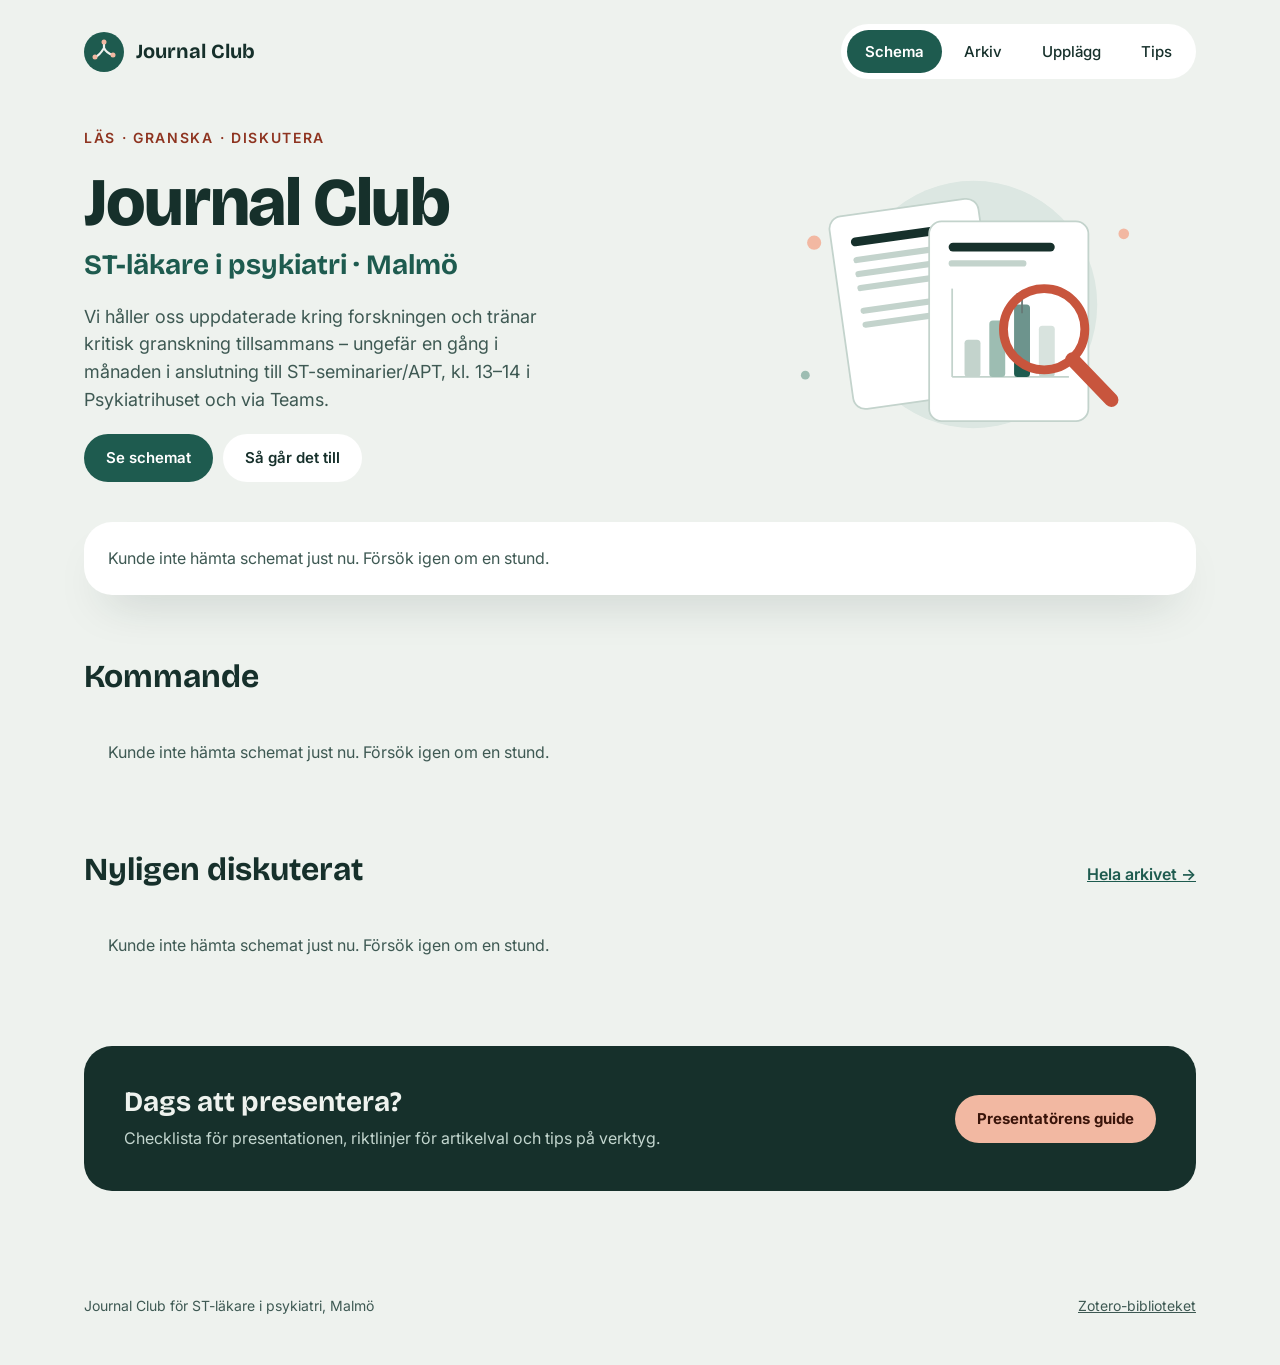
<file: index.html>
<!DOCTYPE html>
<html lang="sv">
<head>
  <meta charset="UTF-8">
  <meta name="viewport" content="width=device-width, initial-scale=1.0">
  <title>Journal Club – Psykiatri Malmö</title>
  <meta name="description" content="Journal Club för ST-läkare i psykiatri i Malmö: schema, artiklar och presentationer.">
  <meta name="theme-color" content="#1E5B4F">
  <link rel="icon" href="favicon.svg" type="image/svg+xml">
  <link rel="manifest" href="manifest.webmanifest">
  <link rel="apple-touch-icon" href="icons/apple-touch-icon.png">
  <meta name="apple-mobile-web-app-title" content="Journal Club">
  <meta name="mobile-web-app-capable" content="yes">
  <meta name="apple-mobile-web-app-capable" content="yes">
  <link rel="preconnect" href="https://fonts.googleapis.com">
  <link rel="preconnect" href="https://fonts.gstatic.com" crossorigin>
  <link href="https://fonts.googleapis.com/css2?family=Bricolage+Grotesque:opsz,wght@12..96,500;12..96,700;12..96,800&family=Inter:wght@400;500;600;700&display=swap" rel="stylesheet">
  <link rel="stylesheet" href="styles.css?v=14">
</head>
<body data-page="home">
  <header class="wrap site-header">
    <a class="brand" href="index.html">
      <img src="favicon.svg" width="40" height="40" alt="">
      <span class="brand-name">Journal Club</span>
    </a>
    <nav class="nav" aria-label="Huvudmeny">
      <a href="index.html" aria-current="page">Schema</a>
      <a href="arkiv.html">Arkiv</a>
      <a href="upplagg.html">Upplägg</a>
      <a href="tips.html">Tips</a>
    </nav>
  </header>

  <main class="wrap">
    <section class="hero">
      <div class="hero-text">
        <span class="kicker">Läs · Granska · Diskutera</span>
        <h1>Journal Club</h1>
        <p class="hero-sub">ST-läkare i psykiatri · Malmö</p>
        <p class="lede">Vi håller oss uppdaterade kring forskningen och tränar kritisk granskning tillsammans – ungefär en gång i månaden i anslutning till ST-seminarier/APT, kl. 13–14 i Psykiatrihuset och via Teams.</p>
        <div class="btn-row">
          <a class="btn btn-primary" href="#kommande">Se schemat</a>
          <a class="btn btn-light" href="upplagg.html">Så går det till</a>
          <button type="button" class="btn btn-light" id="install-btn" hidden>
            <svg aria-hidden="true" width="18" height="18" viewBox="0 0 24 24" fill="none" stroke="currentColor" stroke-width="2" stroke-linecap="round" stroke-linejoin="round"><rect x="6" y="2" width="12" height="20" rx="3"/><path d="M12 8v6m-3-3l3 3 3-3"/></svg>
            Spara som app
          </button>
        </div>
      </div>

      <div class="hero-side">
        <img class="hero-illustration" src="illustration.svg" width="520" height="300" alt="">
      </div>
    </section>

    <article class="next-card" id="next-card" aria-label="Nästa Journal Club" aria-live="polite">
      <div class="next-top"><span class="eyebrow">Nästa tillfälle</span></div>
      <div class="next-body">
        <div class="next-main">
          <div class="date-tile skeleton"></div>
          <div style="flex:1"><div class="skeleton" style="height:56px"></div></div>
        </div>
        <div class="skeleton" style="height:44px;width:60%"></div>
      </div>
    </article>

    <section class="stack" id="kommande" aria-labelledby="h-kommande">
      <div class="section-head">
        <h2 id="h-kommande">Kommande</h2>
      </div>
      <div class="grid-cards" id="upcoming">
        <div class="card skeleton" style="height:150px"></div>
        <div class="card skeleton" style="height:150px"></div>
        <div class="card skeleton" style="height:150px"></div>
      </div>
    </section>

    <section class="stack" aria-labelledby="h-nyligen">
      <div class="section-head">
        <h2 id="h-nyligen">Nyligen diskuterat</h2>
        <a href="arkiv.html">Hela arkivet →</a>
      </div>
      <div class="grid-cards wide" id="recent">
        <div class="card skeleton" style="height:200px"></div>
        <div class="card skeleton" style="height:200px"></div>
        <div class="card skeleton" style="height:200px"></div>
      </div>
    </section>

    <section class="banner">
      <div>
        <h2>Dags att presentera?</h2>
        <p>Checklista för presentationen, riktlinjer för artikelval och tips på verktyg.</p>
      </div>
      <a class="btn btn-peach" href="upplagg.html">Presentatörens guide</a>
    </section>
  </main>

  <footer class="wrap site-footer">
    <span>Journal Club för ST-läkare i psykiatri, Malmö</span>
    <a href="https://www.zotero.org/groups/6009767/psykiatrijournalclub/library" target="_blank" rel="noopener">Zotero-biblioteket</a>
  </footer>


  <dialog id="ios-install" class="install-dialog" aria-labelledby="ios-install-h">
    <h2 id="ios-install-h">Spara Journal Club på hemskärmen</h2>
    <ol class="install-steps">
      <li>
        <span class="step-icon" aria-hidden="true"><svg width="22" height="22" viewBox="0 0 24 24" fill="none" stroke="#1E5B4F" stroke-width="2" stroke-linecap="round" stroke-linejoin="round"><path d="M12 3v12M8 7l4-4 4 4"/><path d="M6 11H5a1 1 0 0 0-1 1v8a1 1 0 0 0 1 1h14a1 1 0 0 0 1-1v-8a1 1 0 0 0-1-1h-1"/></svg></span>
        <span>Tryck på <strong>Dela</strong>-knappen i Safari (rutan med en pil uppåt, längst ner eller uppe till höger).</span>
      </li>
      <li>
        <span class="step-icon" aria-hidden="true"><svg width="22" height="22" viewBox="0 0 24 24" fill="none" stroke="#1E5B4F" stroke-width="2" stroke-linecap="round" stroke-linejoin="round"><rect x="4" y="4" width="16" height="16" rx="4"/><path d="M12 8v8M8 12h8"/></svg></span>
        <span>Scrolla ner och välj <strong>Lägg till på hemskärmen</strong>.</span>
      </li>
      <li>
        <span class="step-icon" aria-hidden="true"><svg width="22" height="22" viewBox="0 0 24 24" fill="none" stroke="#1E5B4F" stroke-width="2" stroke-linecap="round" stroke-linejoin="round"><path d="M5 12l5 5L20 7"/></svg></span>
        <span>Tryck på <strong>Lägg till</strong>. Journal Club ligger nu som en app bland dina andra appar.</span>
      </li>
    </ol>
    <form method="dialog"><button class="btn btn-primary" type="submit">Okej</button></form>
  </dialog>

  <script src="app.js?v=14"></script>
</body>
</html>
</file>
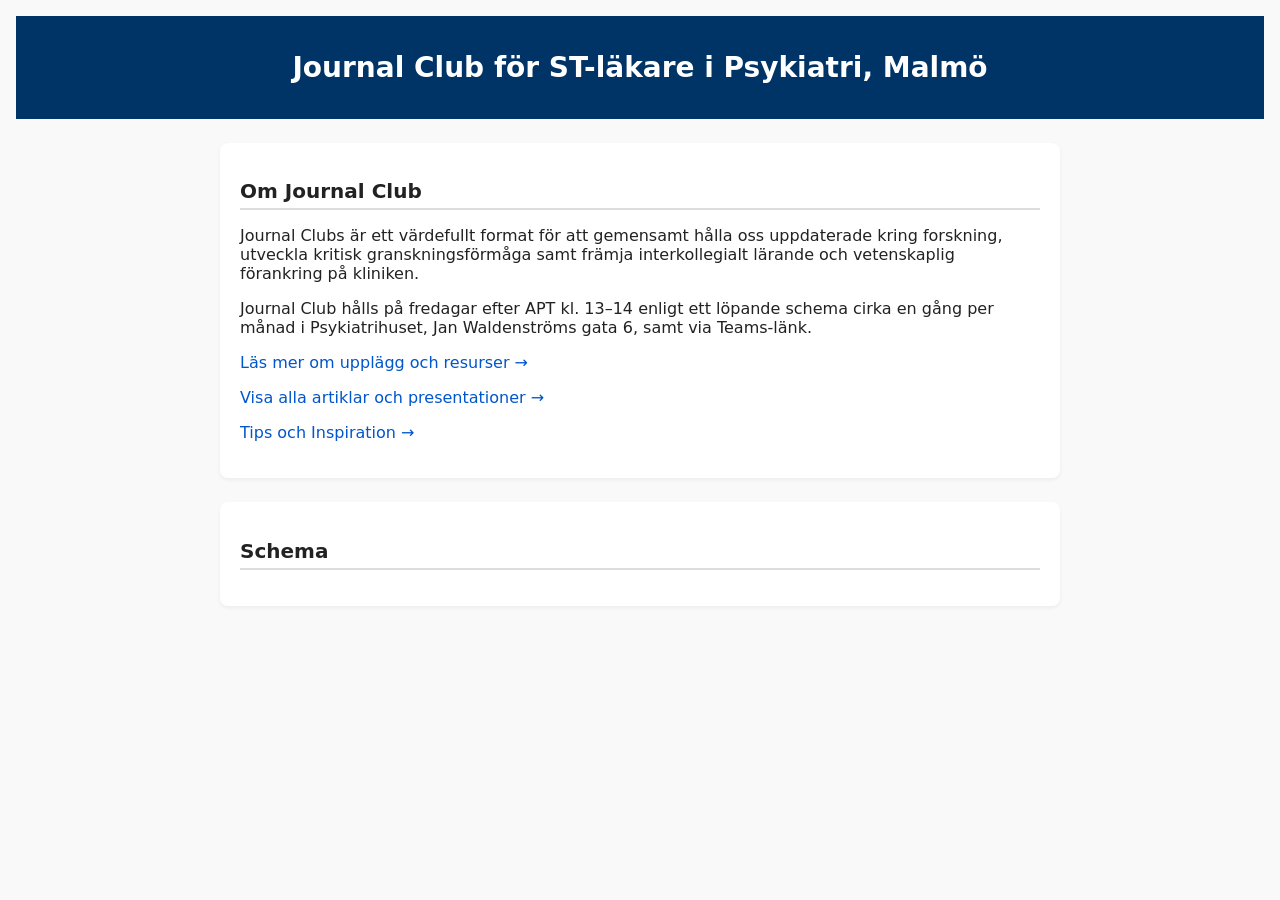
<file: old/index.html>
<!DOCTYPE html>
<html lang="sv">
<head>
  <meta charset="UTF-8" />
  <meta name="viewport" content="width=device-width, initial-scale=1.0" />
  <title>Journal Club Psykiatri Malmö</title>
  <style>
    body {
      font-family: system-ui, sans-serif;
      margin: 0;
      padding: 1rem;
      background: #f9f9f9;
      color: #222;
    }
    header {
      background: #003366;
      color: white;
      padding: 1rem;
      text-align: center;
    }
    h1 {
      font-size: 1.75rem;
    }
    .section {
      background: white;
      margin: 1.5rem auto;
      padding: 1.25rem;
      border-radius: 8px;
      max-width: 800px;
      box-shadow: 0 2px 4px rgba(0,0,0,0.05);
    }
    h2 {
      border-bottom: 2px solid #ddd;
      padding-bottom: 0.3rem;
      font-size: 1.25rem;
    }
    .entry {
      margin-bottom: 1rem;
    }
    a {
      color: #0056cc;
      text-decoration: none;
    }
    a:hover {
      text-decoration: underline;
    }
    ul {
      padding-left: 1.25rem;
    }
    @media (max-width: 600px) {
      body {
        padding: 0.5rem;
      }
      h1 {
        font-size: 1.5rem;
      }
      h2 {
        font-size: 1.1rem;
      }
    }
  </style>
</head>
<body>
  <header>
    <h1>Journal Club för ST-läkare i Psykiatri, Malmö</h1>
  </header>

  <section class="section">
    <h2>Om Journal Club</h2>
    <p>Journal Clubs är ett värdefullt format för att gemensamt hålla oss uppdaterade kring forskning, utveckla kritisk granskningsförmåga samt främja interkollegialt lärande och vetenskaplig förankring på kliniken.</p>
    <p>Journal Club hålls på fredagar efter APT kl. 13–14 enligt ett löpande schema cirka en gång per månad i Psykiatrihuset, Jan Waldenströms gata 6, samt via Teams-länk.</p>
    <p><a href="more-info.html">Läs mer om upplägg och resurser →</a></p>
    <p><a href="artiklar.html">Visa alla artiklar och presentationer →</a></p>
    <p><a href="tips.html">Tips och Inspiration →</a></p>
  </section>

  <section class="section" id="schema">
    <h2>Schema</h2>
    <div id="schema-content">Loading...</div>
  </section>

  <script>
    const scriptURL = 'https://script.google.com/macros/s/AKfycbwc2NQL5Kd1Zx5F-Rd8k4VGunhBWGg-WrykQqjtY8nVr9Zkby-U3tUwk7iTfEN9Nmr7ng/exec';

    async function fetchSheetData(sheetName) {
      try {
        const res = await fetch(`${scriptURL}?sheet=${encodeURIComponent(sheetName)}`);
        return await res.json();
      } catch (error) {
        console.error('Fetch failed:', error);
        return [];
      }
    }

    function renderSchedule(data) {
      const container = document.getElementById('schema-content');
      container.innerHTML = data.map(row => `
        <div class="entry">
          <strong>${row.Datum}</strong>: ${row['Presentatör']} — ${row['Titel']}
        </div>`).join('');
    }

    (async function init() {
      renderSchedule(await fetchSheetData('Schema'));
    })();
  </script>
</body>
</html>
</file>
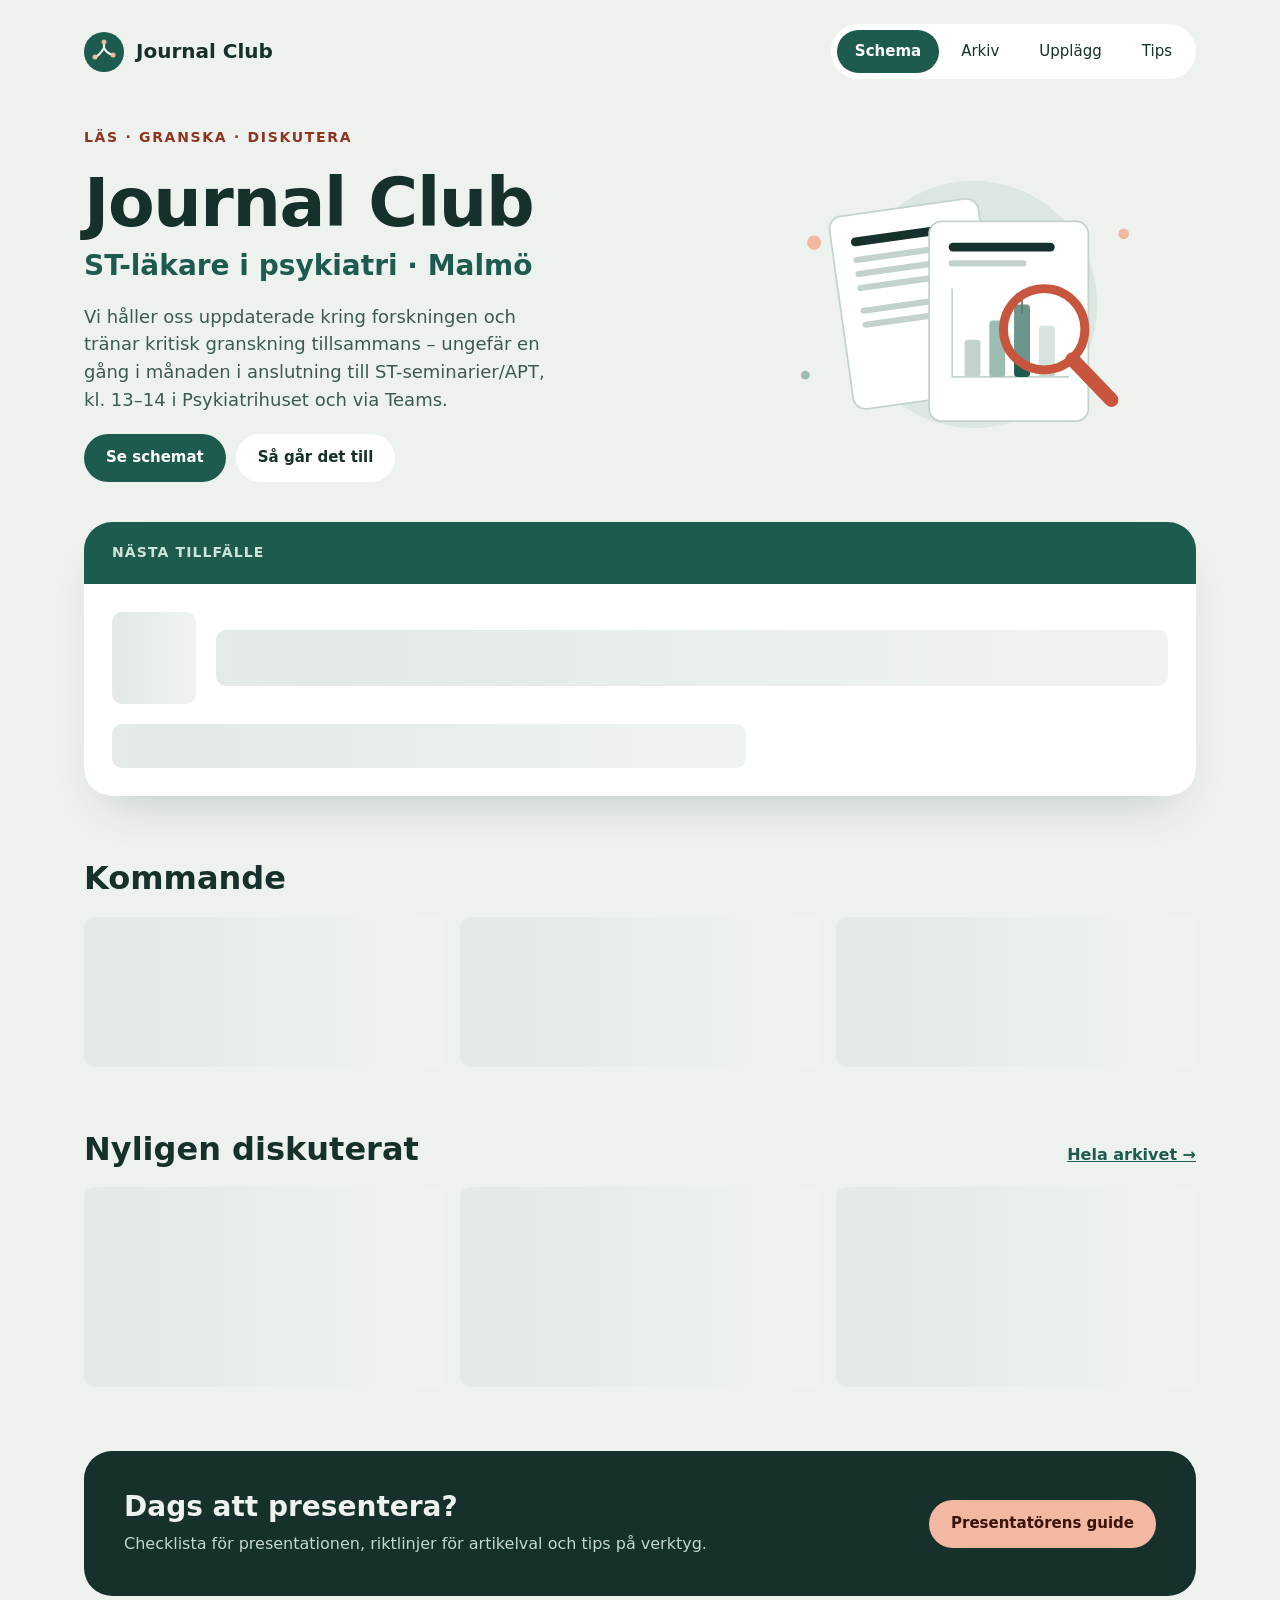
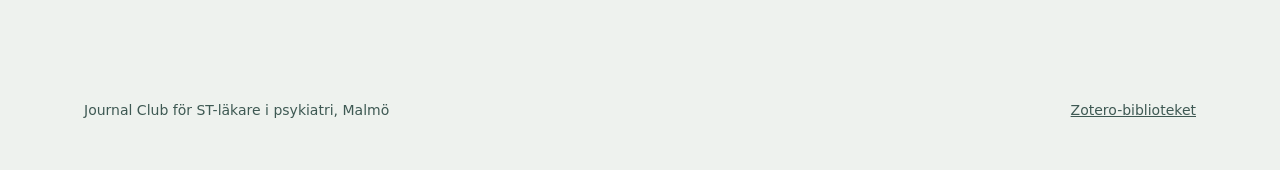
<file: v2/index.html>
<!DOCTYPE html>
<html lang="sv">
<head>
  <meta charset="UTF-8">
  <title>Journal Club – flyttad</title>
  <meta http-equiv="refresh" content="0; url=../">
  <link rel="canonical" href="../">
</head>
<body>
  <p>Sidan har flyttat. <a href="../">Gå till Journal Club →</a></p>
</body>
</html>
</file>
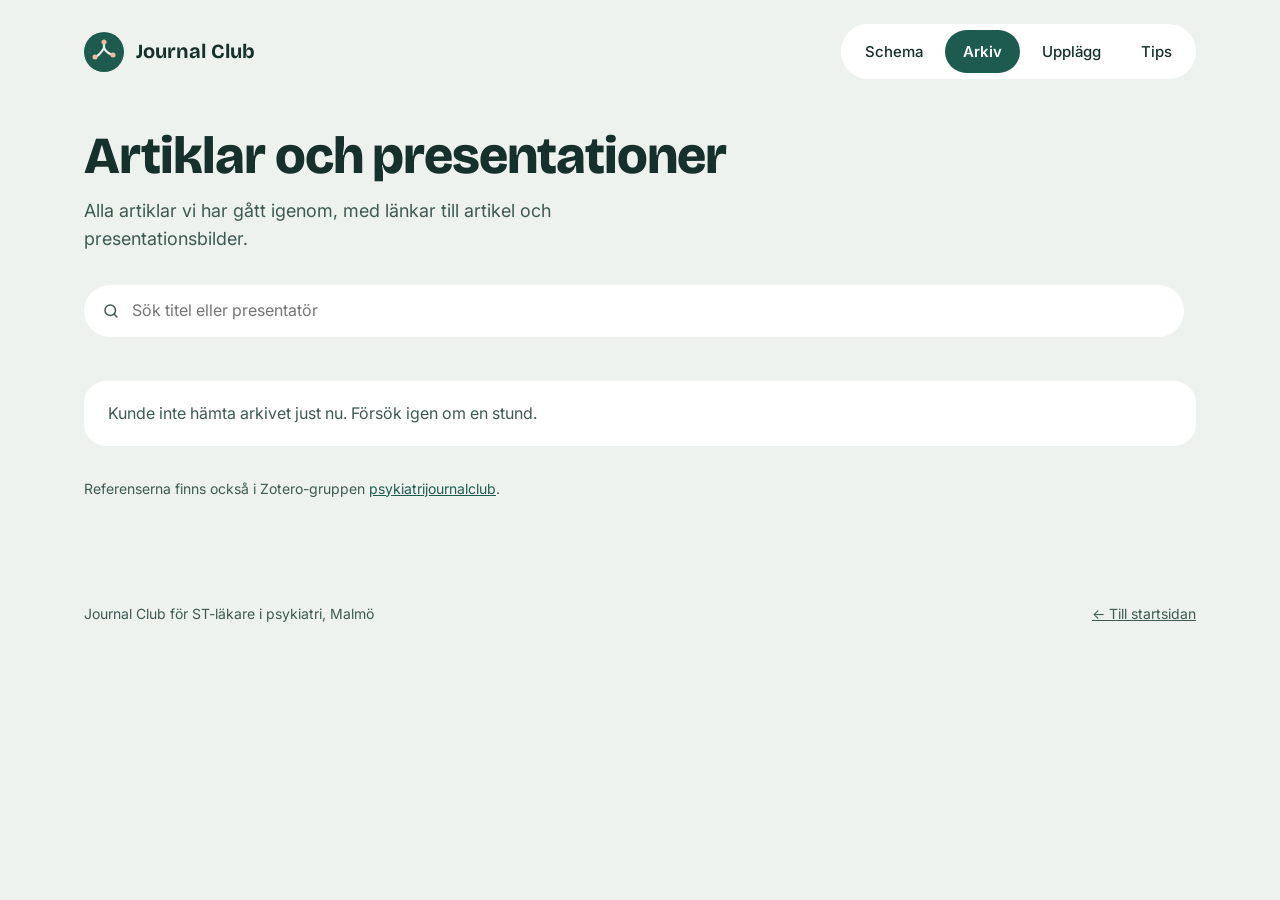
<file: arkiv.html>
<!DOCTYPE html>
<html lang="sv">
<head>
  <meta charset="UTF-8">
  <meta name="viewport" content="width=device-width, initial-scale=1.0">
  <title>Arkiv – Journal Club Psykiatri Malmö</title>
  <meta name="theme-color" content="#1E5B4F">
  <link rel="icon" href="favicon.svg" type="image/svg+xml">
  <link rel="manifest" href="manifest.webmanifest">
  <link rel="apple-touch-icon" href="icons/apple-touch-icon.png">
  <meta name="apple-mobile-web-app-title" content="Journal Club">
  <meta name="mobile-web-app-capable" content="yes">
  <meta name="apple-mobile-web-app-capable" content="yes">
  <link rel="preconnect" href="https://fonts.googleapis.com">
  <link rel="preconnect" href="https://fonts.gstatic.com" crossorigin>
  <link href="https://fonts.googleapis.com/css2?family=Bricolage+Grotesque:opsz,wght@12..96,500;12..96,700;12..96,800&family=Inter:wght@400;500;600;700&display=swap" rel="stylesheet">
  <link rel="stylesheet" href="styles.css?v=14">
</head>
<body data-page="archive">
  <header class="wrap site-header">
    <a class="brand" href="index.html">
      <img src="favicon.svg" width="40" height="40" alt="">
      <span class="brand-name">Journal Club</span>
    </a>
    <nav class="nav" aria-label="Huvudmeny">
      <a href="index.html">Schema</a>
      <a href="arkiv.html" aria-current="page">Arkiv</a>
      <a href="upplagg.html">Upplägg</a>
      <a href="tips.html">Tips</a>
    </nav>
  </header>

  <main class="wrap" style="gap:32px">
    <div class="page-head">
      <h1>Artiklar och presentationer</h1>
      <p class="lede">Alla artiklar vi har gått igenom, med länkar till artikel och presentationsbilder.</p>
    </div>

    <div class="toolbar">
      <label class="search">
        <svg aria-hidden="true" width="18" height="18" viewBox="0 0 24 24" fill="none" stroke="#3E5953" stroke-width="2" stroke-linecap="round"><circle cx="11" cy="11" r="7"/><path d="M20 20l-4-4"/></svg>
        <span class="sr-only">Sök i arkivet</span>
        <input id="archive-search" type="search" placeholder="Sök titel eller presentatör" autocomplete="off">
      </label>
      <div class="filters" id="year-filters" role="group" aria-label="Filtrera på år"></div>
    </div>

    <div class="stack" style="gap:12px">
      <span class="meta" id="archive-count" aria-live="polite"></span>
      <ul class="archive-list" id="archive-list">
        <li class="archive-item skeleton" style="height:84px"></li>
        <li class="archive-item skeleton" style="height:84px"></li>
        <li class="archive-item skeleton" style="height:84px"></li>
      </ul>
    </div>

    <p class="meta" style="margin:0">Referenserna finns också i Zotero-gruppen <a href="https://www.zotero.org/groups/6009767/psykiatrijournalclub/library" target="_blank" rel="noopener">psykiatrijournalclub</a>.</p>
  </main>

  <footer class="wrap site-footer">
    <span>Journal Club för ST-läkare i psykiatri, Malmö</span>
    <a href="index.html">← Till startsidan</a>
  </footer>

  <script src="app.js?v=14"></script>
</body>
</html>
</file>
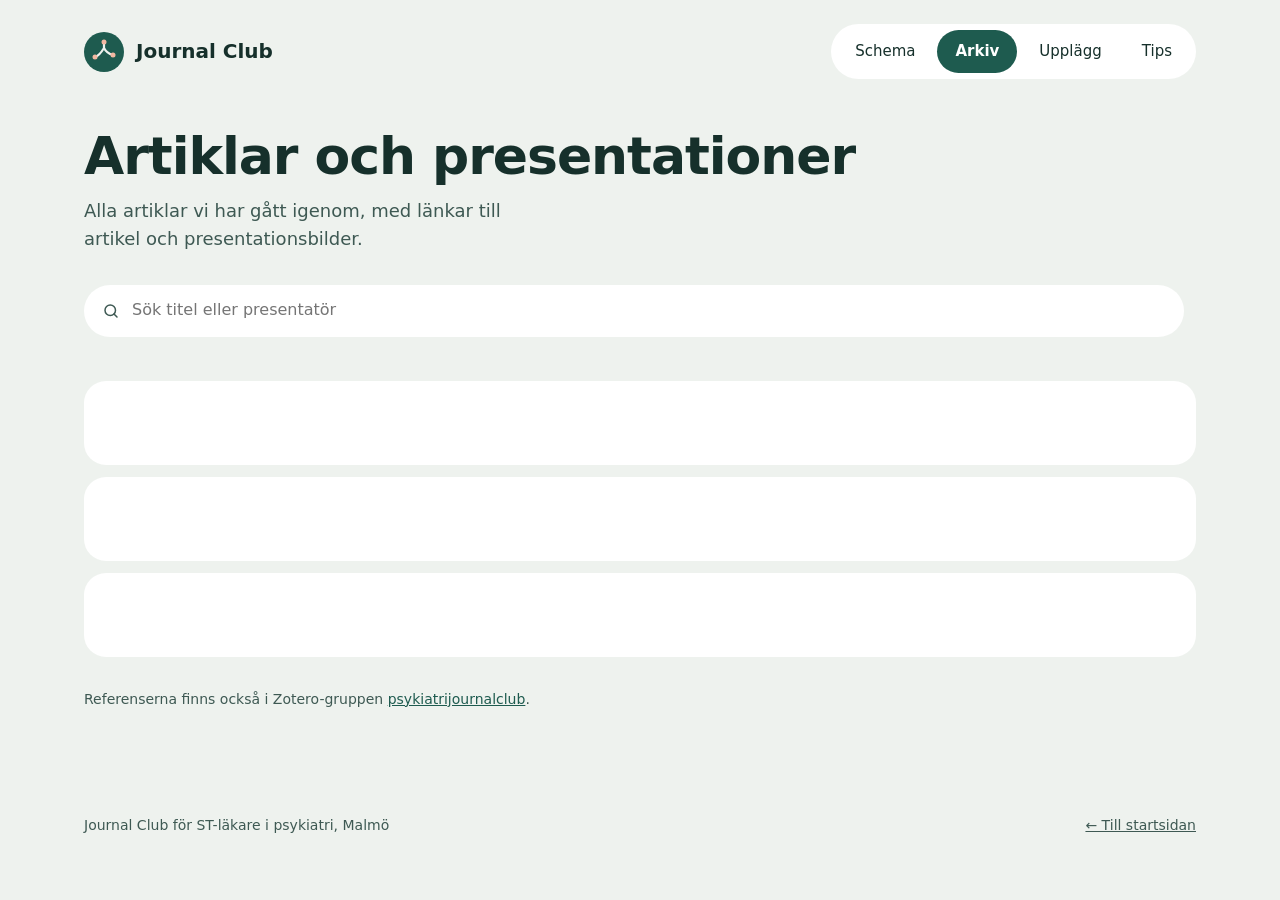
<file: artiklar.html>
<!DOCTYPE html>
<html lang="sv">
<head>
  <meta charset="UTF-8">
  <title>Journal Club – flyttad</title>
  <meta http-equiv="refresh" content="0; url=arkiv.html">
  <link rel="canonical" href="arkiv.html">
</head>
<body>
  <p>Sidan har flyttat. <a href="arkiv.html">Fortsätt →</a></p>
</body>
</html>
</file>
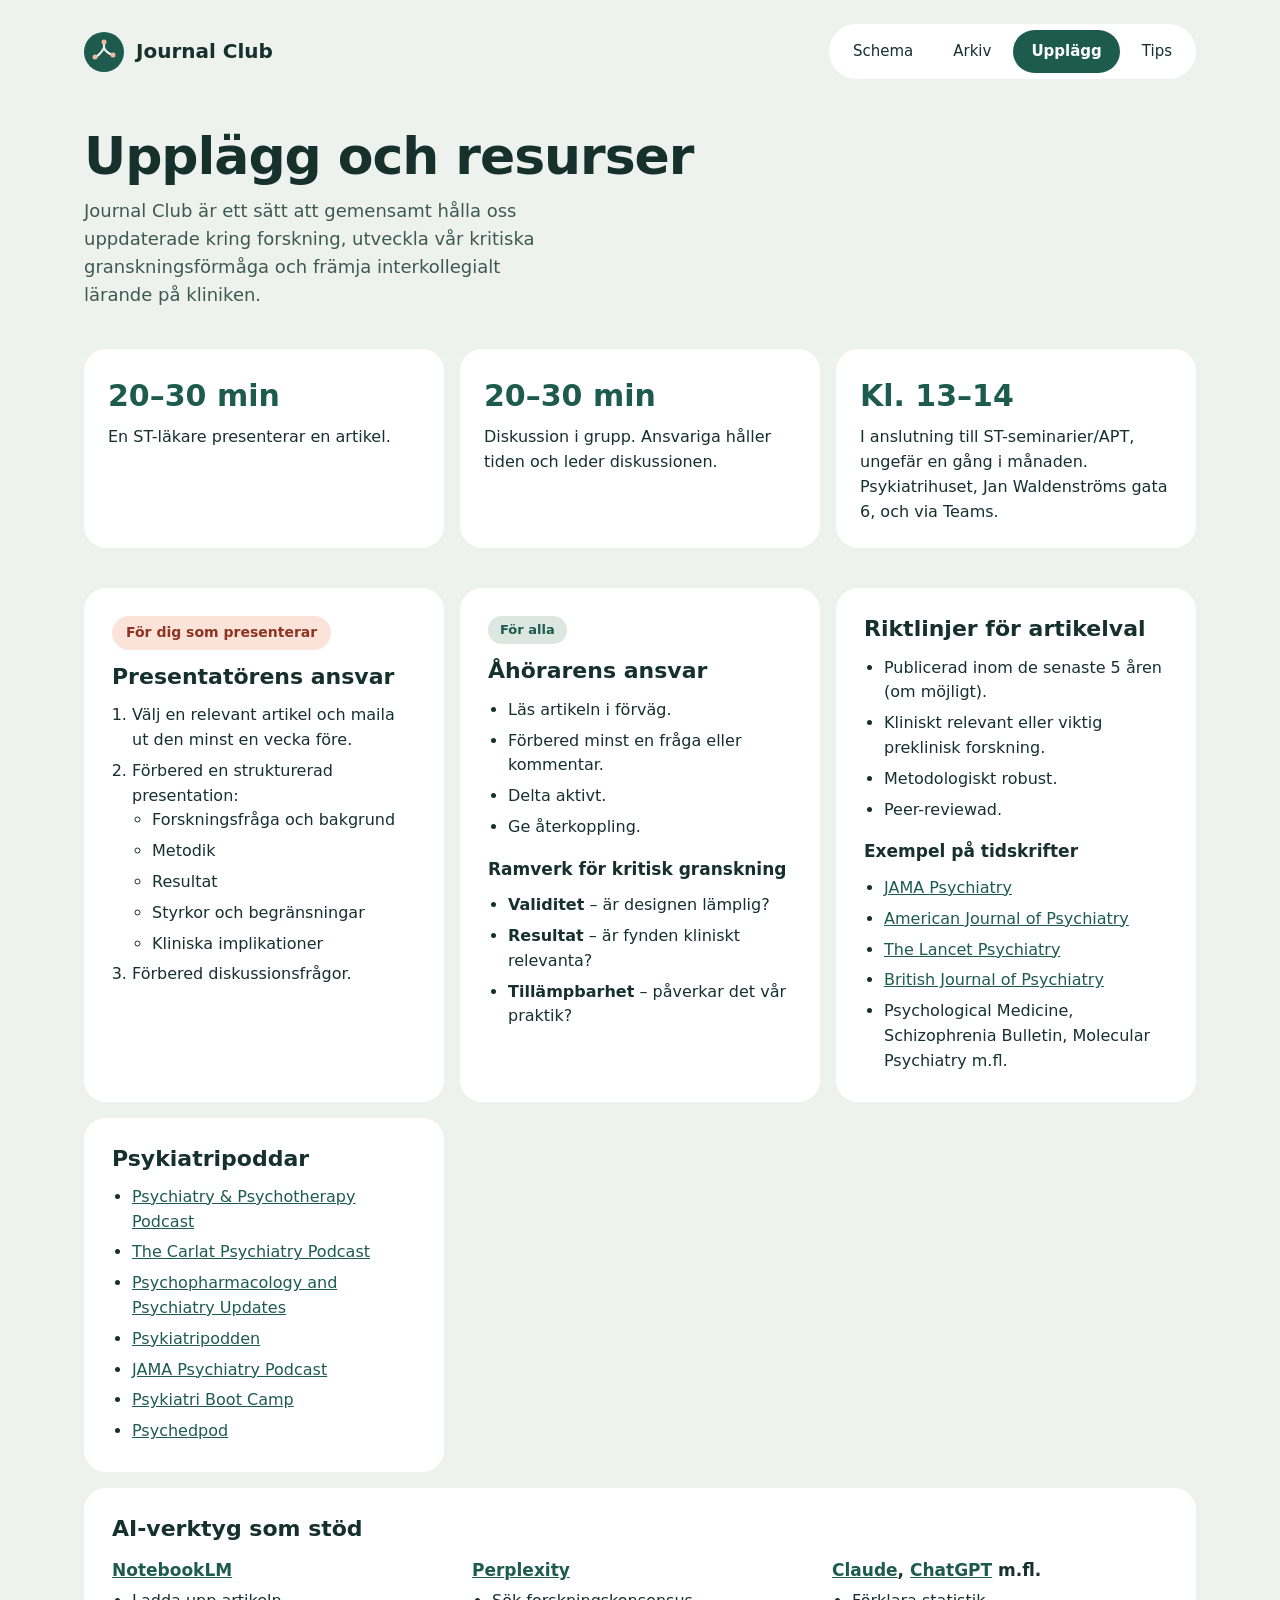
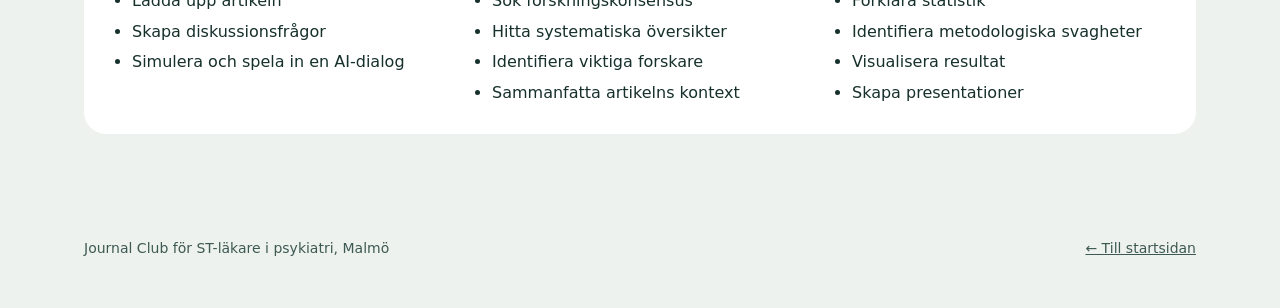
<file: more-info.html>
<!DOCTYPE html>
<html lang="sv">
<head>
  <meta charset="UTF-8">
  <title>Journal Club – flyttad</title>
  <meta http-equiv="refresh" content="0; url=upplagg.html">
  <link rel="canonical" href="upplagg.html">
</head>
<body>
  <p>Sidan har flyttat. <a href="upplagg.html">Fortsätt →</a></p>
</body>
</html>
</file>
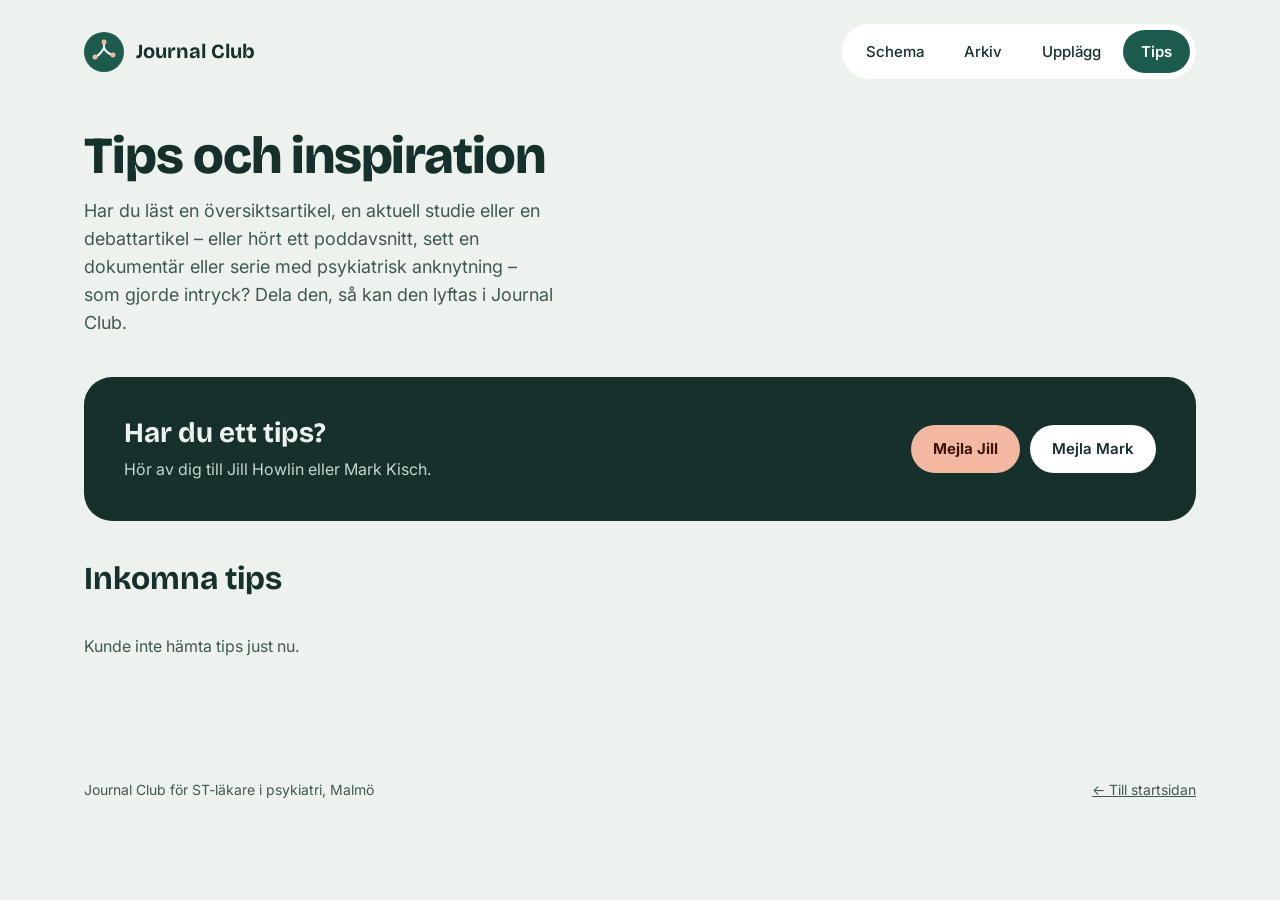
<file: tips.html>
<!DOCTYPE html>
<html lang="sv">
<head>
  <meta charset="UTF-8">
  <meta name="viewport" content="width=device-width, initial-scale=1.0">
  <title>Tips och inspiration – Journal Club Psykiatri Malmö</title>
  <meta name="theme-color" content="#1E5B4F">
  <link rel="icon" href="favicon.svg" type="image/svg+xml">
  <link rel="manifest" href="manifest.webmanifest">
  <link rel="apple-touch-icon" href="icons/apple-touch-icon.png">
  <meta name="apple-mobile-web-app-title" content="Journal Club">
  <meta name="mobile-web-app-capable" content="yes">
  <meta name="apple-mobile-web-app-capable" content="yes">
  <link rel="preconnect" href="https://fonts.googleapis.com">
  <link rel="preconnect" href="https://fonts.gstatic.com" crossorigin>
  <link href="https://fonts.googleapis.com/css2?family=Bricolage+Grotesque:opsz,wght@12..96,500;12..96,700;12..96,800&family=Inter:wght@400;500;600;700&display=swap" rel="stylesheet">
  <link rel="stylesheet" href="styles.css?v=14">
</head>
<body data-page="tips">
  <header class="wrap site-header">
    <a class="brand" href="index.html">
      <img src="favicon.svg" width="40" height="40" alt="">
      <span class="brand-name">Journal Club</span>
    </a>
    <nav class="nav" aria-label="Huvudmeny">
      <a href="index.html">Schema</a>
      <a href="arkiv.html">Arkiv</a>
      <a href="upplagg.html">Upplägg</a>
      <a href="tips.html" aria-current="page">Tips</a>
    </nav>
  </header>

  <main class="wrap" style="gap:40px">
    <div class="page-head">
      <h1>Tips och inspiration</h1>
      <p class="lede">Har du läst en översiktsartikel, en aktuell studie eller en debattartikel – eller hört ett poddavsnitt, sett en dokumentär eller serie med psykiatrisk anknytning – som gjorde intryck? Dela den, så kan den lyftas i Journal Club.</p>
    </div>

    <section class="banner">
      <div>
        <h2>Har du ett tips?</h2>
        <p>Hör av dig till Jill Howlin eller Mark Kisch.</p>
      </div>
      <div class="btn-row" style="flex:0 1 auto">
        <a class="btn btn-peach" href="mailto:jillian.howlin@skane.se">Mejla Jill</a>
        <a class="btn btn-light" href="mailto:mark.kisch@skane.se">Mejla Mark</a>
      </div>
    </section>

    <section class="stack" aria-labelledby="h-tips">
      <div class="section-head"><h2 id="h-tips">Inkomna tips</h2></div>
      <div class="grid-cards wide" id="tips-list">
        <div class="card skeleton" style="height:180px"></div>
        <div class="card skeleton" style="height:180px"></div>
      </div>
    </section>
  </main>

  <footer class="wrap site-footer">
    <span>Journal Club för ST-läkare i psykiatri, Malmö</span>
    <a href="index.html">← Till startsidan</a>
  </footer>

  <script src="app.js?v=14"></script>
</body>
</html>
</file>
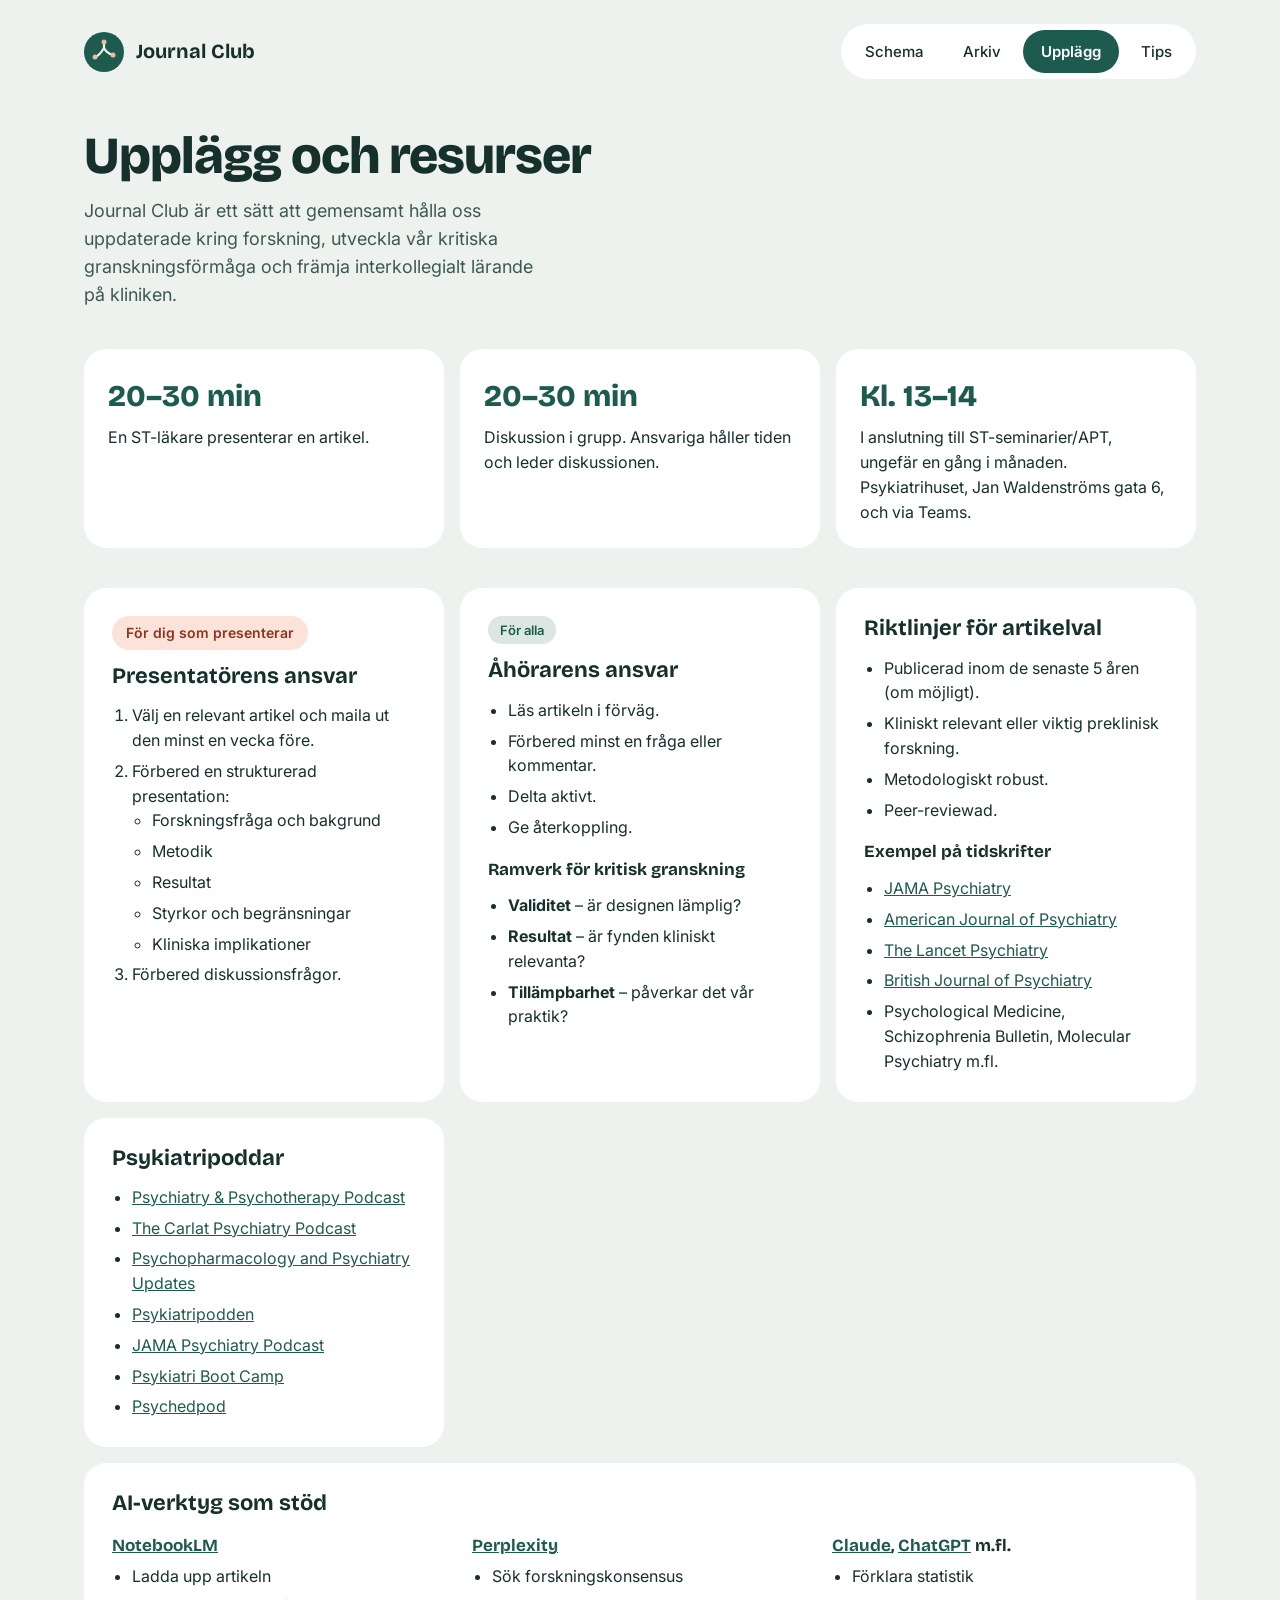
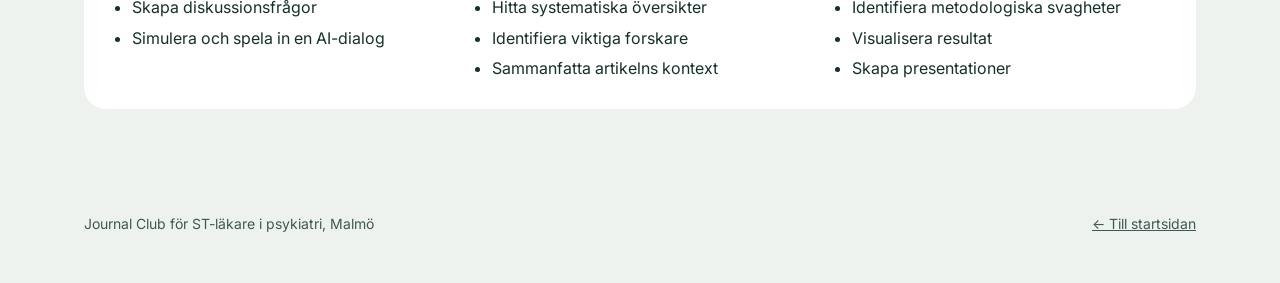
<file: upplagg.html>
<!DOCTYPE html>
<html lang="sv">
<head>
  <meta charset="UTF-8">
  <meta name="viewport" content="width=device-width, initial-scale=1.0">
  <title>Upplägg och resurser – Journal Club Psykiatri Malmö</title>
  <meta name="theme-color" content="#1E5B4F">
  <link rel="icon" href="favicon.svg" type="image/svg+xml">
  <link rel="manifest" href="manifest.webmanifest">
  <link rel="apple-touch-icon" href="icons/apple-touch-icon.png">
  <meta name="apple-mobile-web-app-title" content="Journal Club">
  <meta name="mobile-web-app-capable" content="yes">
  <meta name="apple-mobile-web-app-capable" content="yes">
  <link rel="preconnect" href="https://fonts.googleapis.com">
  <link rel="preconnect" href="https://fonts.gstatic.com" crossorigin>
  <link href="https://fonts.googleapis.com/css2?family=Bricolage+Grotesque:opsz,wght@12..96,500;12..96,700;12..96,800&family=Inter:wght@400;500;600;700&display=swap" rel="stylesheet">
  <link rel="stylesheet" href="styles.css?v=14">
</head>
<body data-page="info">
  <header class="wrap site-header">
    <a class="brand" href="index.html">
      <img src="favicon.svg" width="40" height="40" alt="">
      <span class="brand-name">Journal Club</span>
    </a>
    <nav class="nav" aria-label="Huvudmeny">
      <a href="index.html">Schema</a>
      <a href="arkiv.html">Arkiv</a>
      <a href="upplagg.html" aria-current="page">Upplägg</a>
      <a href="tips.html">Tips</a>
    </nav>
  </header>

  <main class="wrap" style="gap:40px">
    <div class="page-head">
      <h1>Upplägg och resurser</h1>
      <p class="lede">Journal Club är ett sätt att gemensamt hålla oss uppdaterade kring forskning, utveckla vår kritiska granskningsförmåga och främja interkollegialt lärande på kliniken.</p>
    </div>

    <section class="stack" aria-labelledby="h-format">
      <h2 id="h-format" class="sr-only">Format</h2>
      <div class="steps">
        <div class="step"><strong>20–30 min</strong><span>En ST-läkare presenterar en artikel.</span></div>
        <div class="step"><strong>20–30 min</strong><span>Diskussion i grupp. Ansvariga håller tiden och leder diskussionen.</span></div>
        <div class="step"><strong>Kl. 13–14</strong><span>I anslutning till ST-seminarier/APT, ungefär en gång i månaden. Psykiatrihuset, Jan Waldenströms gata 6, och via Teams.</span></div>
      </div>
    </section>

    <section class="content-grid">
      <article class="content-card">
        <span class="chip">För dig som presenterar</span>
        <h2>Presentatörens ansvar</h2>
        <ol>
          <li>Välj en relevant artikel och maila ut den minst en vecka före.</li>
          <li>Förbered en strukturerad presentation:
            <ul>
              <li>Forskningsfråga och bakgrund</li>
              <li>Metodik</li>
              <li>Resultat</li>
              <li>Styrkor och begränsningar</li>
              <li>Kliniska implikationer</li>
            </ul>
          </li>
          <li>Förbered diskussionsfrågor.</li>
        </ol>
      </article>

      <article class="content-card">
        <span class="chip chip-green">För alla</span>
        <h2>Åhörarens ansvar</h2>
        <ul>
          <li>Läs artikeln i förväg.</li>
          <li>Förbered minst en fråga eller kommentar.</li>
          <li>Delta aktivt.</li>
          <li>Ge återkoppling.</li>
        </ul>
        <h3>Ramverk för kritisk granskning</h3>
        <ul>
          <li><strong>Validitet</strong> – är designen lämplig?</li>
          <li><strong>Resultat</strong> – är fynden kliniskt relevanta?</li>
          <li><strong>Tillämpbarhet</strong> – påverkar det vår praktik?</li>
        </ul>
      </article>

      <article class="content-card">
        <h2>Riktlinjer för artikelval</h2>
        <ul>
          <li>Publicerad inom de senaste 5 åren (om möjligt).</li>
          <li>Kliniskt relevant eller viktig preklinisk forskning.</li>
          <li>Metodologiskt robust.</li>
          <li>Peer-reviewad.</li>
        </ul>
        <h3>Exempel på tidskrifter</h3>
        <ul>
          <li><a href="https://jamanetwork.com/journals/jamapsychiatry" target="_blank" rel="noopener">JAMA Psychiatry</a></li>
          <li><a href="https://ajp.psychiatryonline.org/" target="_blank" rel="noopener">American Journal of Psychiatry</a></li>
          <li><a href="https://www.thelancet.com/journals/lanpsy/home" target="_blank" rel="noopener">The Lancet Psychiatry</a></li>
          <li><a href="https://www.cambridge.org/core/journals/the-british-journal-of-psychiatry" target="_blank" rel="noopener">British Journal of Psychiatry</a></li>
          <li>Psychological Medicine, Schizophrenia Bulletin, Molecular Psychiatry m.fl.</li>
        </ul>
      </article>

      <article class="content-card">
        <h2>Psykiatripoddar</h2>
        <ul>
          <li><a href="https://www.psychiatrypodcast.com/" target="_blank" rel="noopener">Psychiatry &amp; Psychotherapy Podcast</a></li>
          <li><a href="https://www.thecarlatreport.com/podcast/" target="_blank" rel="noopener">The Carlat Psychiatry Podcast</a></li>
          <li><a href="https://open.spotify.com/show/7lzv8HKEzNPOAQVpUdrzMv" target="_blank" rel="noopener">Psychopharmacology and Psychiatry Updates</a></li>
          <li><a href="https://open.spotify.com/show/4Mp9NRO80QqlG2FtI7IcJP" target="_blank" rel="noopener">Psykiatripodden</a></li>
          <li><a href="https://jamanetwork.com/journals/jamapsychiatry/pages/jama-psychiatry-author-interviews" target="_blank" rel="noopener">JAMA Psychiatry Podcast</a></li>
          <li><a href="https://open.spotify.com/show/4Vjlz4CO0G5D6nGo74O0jE" target="_blank" rel="noopener">Psykiatri Boot Camp</a></li>
          <li><a href="https://www.psychedpodcast.org/" target="_blank" rel="noopener">Psychedpod</a></li>
        </ul>
      </article>

      <article class="content-card span-2">
        <h2>AI-verktyg som stöd</h2>
        <div class="content-grid" style="gap:24px">
          <div class="stack" style="gap:8px">
            <h3><a href="https://notebooklm.google.com/" target="_blank" rel="noopener">NotebookLM</a></h3>
            <ul>
              <li>Ladda upp artikeln</li>
              <li>Skapa diskussionsfrågor</li>
              <li>Simulera och spela in en AI-dialog</li>
            </ul>
          </div>
          <div class="stack" style="gap:8px">
            <h3><a href="https://www.perplexity.ai/" target="_blank" rel="noopener">Perplexity</a></h3>
            <ul>
              <li>Sök forskningskonsensus</li>
              <li>Hitta systematiska översikter</li>
              <li>Identifiera viktiga forskare</li>
              <li>Sammanfatta artikelns kontext</li>
            </ul>
          </div>
          <div class="stack" style="gap:8px">
            <h3><a href="https://claude.ai/" target="_blank" rel="noopener">Claude</a>, <a href="https://chatgpt.com/" target="_blank" rel="noopener">ChatGPT</a> m.fl.</h3>
            <ul>
              <li>Förklara statistik</li>
              <li>Identifiera metodologiska svagheter</li>
              <li>Visualisera resultat</li>
              <li>Skapa presentationer</li>
            </ul>
          </div>
        </div>
      </article>
    </section>
  </main>

  <footer class="wrap site-footer">
    <span>Journal Club för ST-läkare i psykiatri, Malmö</span>
    <a href="index.html">← Till startsidan</a>
  </footer>
  <script src="app.js?v=14"></script>
</body>
</html>
</file>
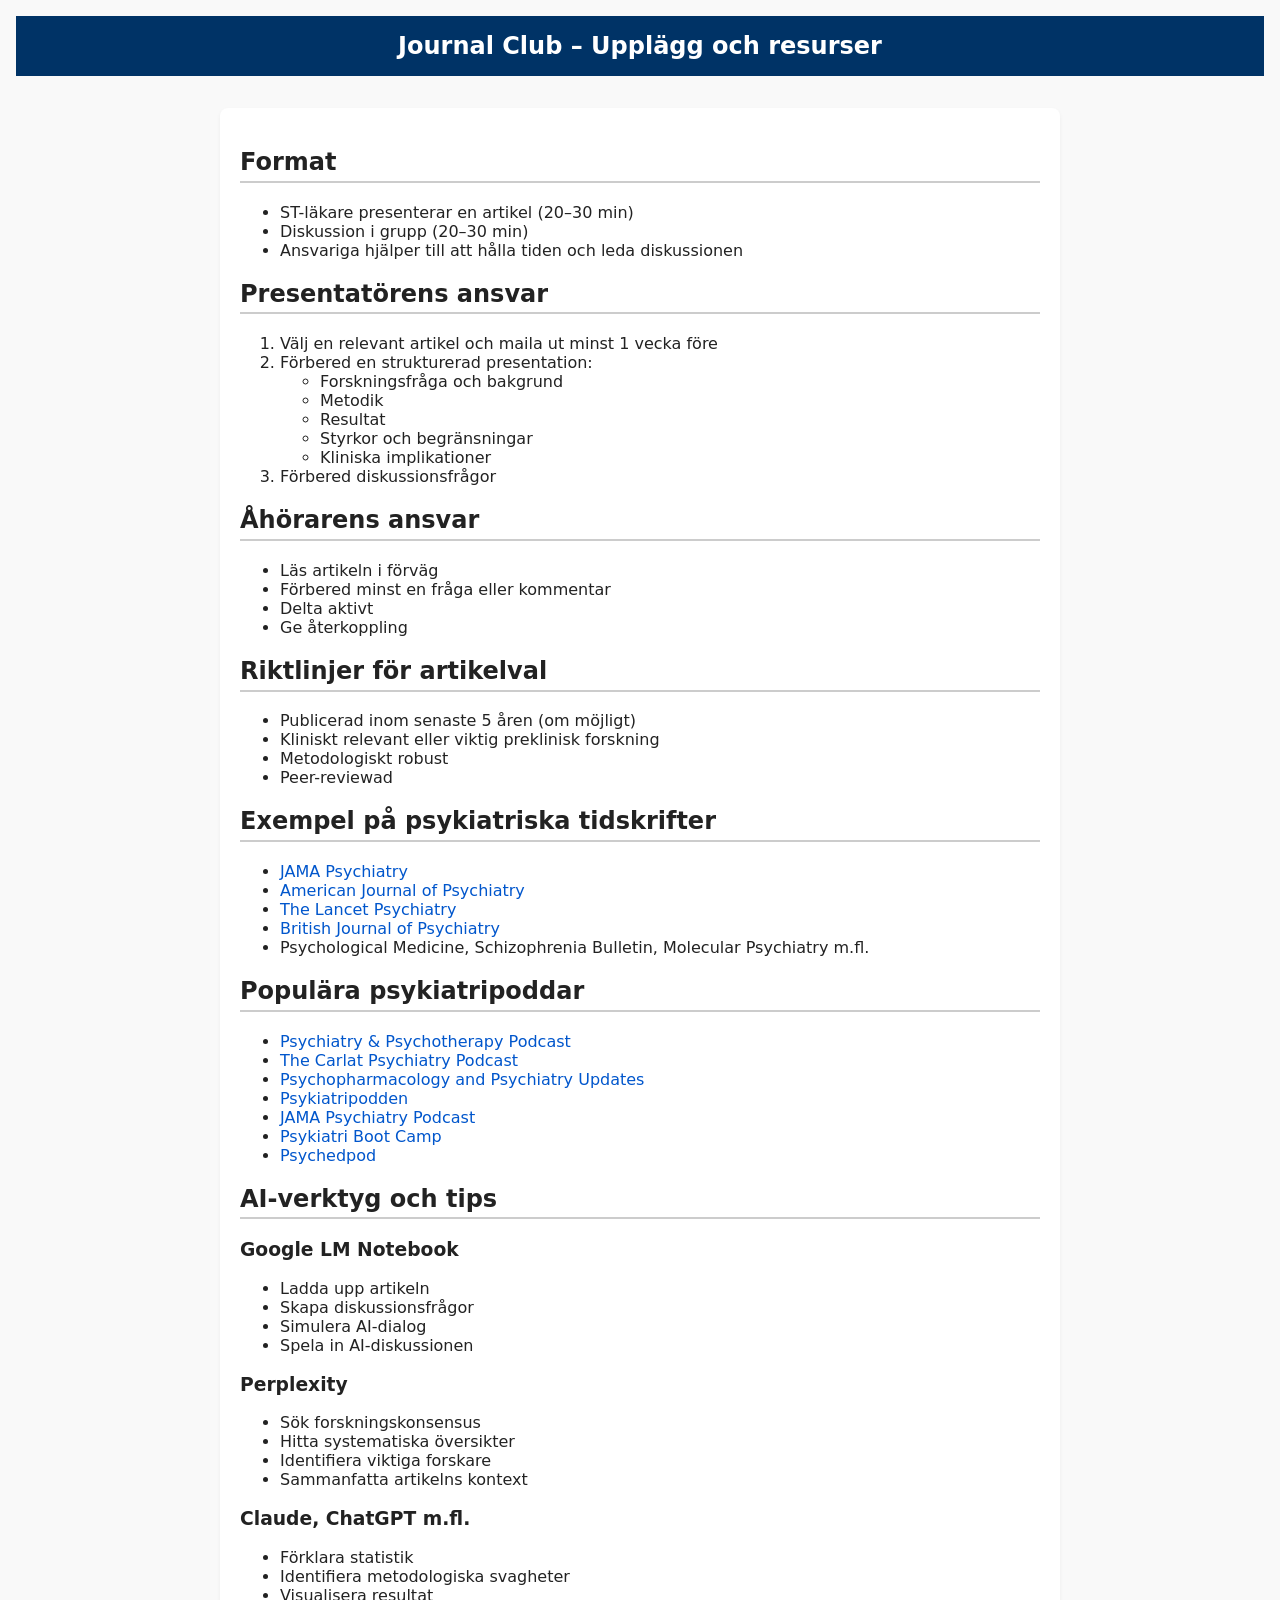
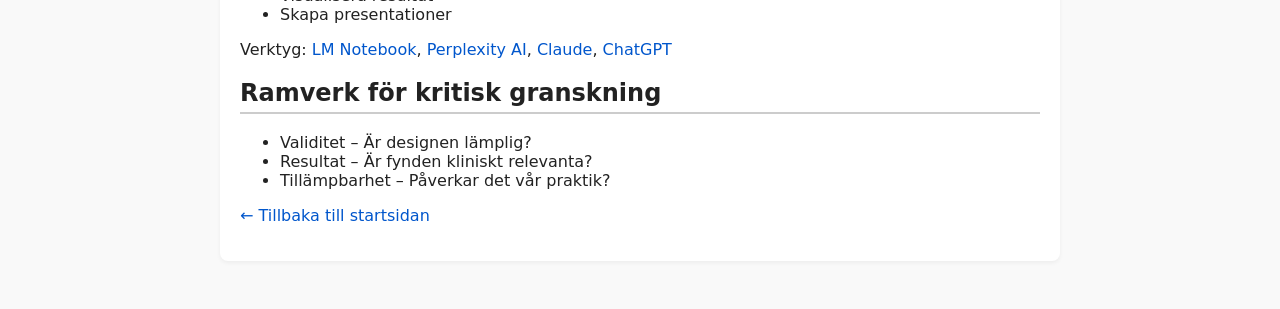
<file: old/more-info.html>
<!DOCTYPE html>
<html lang="sv">
<head>
  <meta charset="UTF-8">
  <meta name="viewport" content="width=device-width, initial-scale=1.0">
  <title>Mer info – Journal Club</title>
  <style>
    body {
      font-family: system-ui, sans-serif;
      margin: 0;
      padding: 1rem;
      background: #f9f9f9;
      color: #222;
    }
    header {
      background-color: #003366;
      color: white;
      padding: 1rem;
      text-align: center;
    }
    h1 {
      font-size: 1.5rem;
      margin: 0;
    }
    .section {
      max-width: 800px;
      background: white;
      margin: 2rem auto;
      padding: 1.25rem;
      border-radius: 8px;
      box-shadow: 0 2px 4px rgba(0,0,0,0.05);
    }
    h2 {
      border-bottom: 2px solid #ccc;
      padding-bottom: 0.3rem;
    }
    a {
      color: #0056cc;
      text-decoration: none;
    }
    a:hover {
      text-decoration: underline;
    }
  </style>
</head>
<body>
  <header>
    <h1>Journal Club – Upplägg och resurser</h1>
  </header>
  <section class="section">

    <h2>Format</h2>
    <ul>
      <li>ST-läkare presenterar en artikel (20–30 min)</li>
      <li>Diskussion i grupp (20–30 min)</li>
      <li>Ansvariga hjälper till att hålla tiden och leda diskussionen</li>
    </ul>

    <h2>Presentatörens ansvar</h2>
    <ol>
      <li>Välj en relevant artikel och maila ut minst 1 vecka före</li>
      <li>Förbered en strukturerad presentation:
        <ul>
          <li>Forskningsfråga och bakgrund</li>
          <li>Metodik</li>
          <li>Resultat</li>
          <li>Styrkor och begränsningar</li>
          <li>Kliniska implikationer</li>
        </ul>
      </li>
      <li>Förbered diskussionsfrågor</li>
    </ol>

    <h2>Åhörarens ansvar</h2>
    <ul>
      <li>Läs artikeln i förväg</li>
      <li>Förbered minst en fråga eller kommentar</li>
      <li>Delta aktivt</li>
      <li>Ge återkoppling</li>
    </ul>

    <h2>Riktlinjer för artikelval</h2>
    <ul>
      <li>Publicerad inom senaste 5 åren (om möjligt)</li>
      <li>Kliniskt relevant eller viktig preklinisk forskning</li>
      <li>Metodologiskt robust</li>
      <li>Peer-reviewad</li>
    </ul>

    <h2>Exempel på psykiatriska tidskrifter</h2>
    <ul>
      <li><a href="https://jamanetwork.com/journals/jamapsychiatry">JAMA Psychiatry</a></li>
      <li><a href="https://ajp.psychiatryonline.org/">American Journal of Psychiatry</a></li>
      <li><a href="https://www.thelancet.com/journals/lanpsy/home">The Lancet Psychiatry</a></li>
      <li><a href="https://www.cambridge.org/core/journals/the-british-journal-of-psychiatry">British Journal of Psychiatry</a></li>
      <li>Psychological Medicine, Schizophrenia Bulletin, Molecular Psychiatry m.fl.</li>
    </ul>

    <h2>Populära psykiatripoddar</h2>
    <ul>
      <li><a href="https://www.psychiatrypodcast.com/">Psychiatry & Psychotherapy Podcast</a></li>
      <li><a href="https://www.thecarlatreport.com/podcast/">The Carlat Psychiatry Podcast</a></li>
      <li><a href="https://open.spotify.com/show/7lzv8HKEzNPOAQVpUdrzMv">Psychopharmacology and Psychiatry Updates</a></li>
      <li><a href="https://open.spotify.com/show/4Mp9NRO80QqlG2FtI7IcJP">Psykiatripodden</a></li>
      <li><a href="https://jamanetwork.com/journals/jamapsychiatry/pages/jama-psychiatry-author-interviews">JAMA Psychiatry Podcast</a></li>
      <li><a href="https://open.spotify.com/show/4Vjlz4CO0G5D6nGo74O0jE">Psykiatri Boot Camp</a></li>
      <li><a href="https://www.psychedpodcast.org/">Psychedpod</a></li>
    </ul>

    <h2>AI-verktyg och tips</h2>
    <h3>Google LM Notebook</h3>
    <ul>
      <li>Ladda upp artikeln</li>
      <li>Skapa diskussionsfrågor</li>
      <li>Simulera AI-dialog</li>
      <li>Spela in AI-diskussionen</li>
    </ul>

    <h3>Perplexity</h3>
    <ul>
      <li>Sök forskningskonsensus</li>
      <li>Hitta systematiska översikter</li>
      <li>Identifiera viktiga forskare</li>
      <li>Sammanfatta artikelns kontext</li>
    </ul>

    <h3>Claude, ChatGPT m.fl.</h3>
    <ul>
      <li>Förklara statistik</li>
      <li>Identifiera metodologiska svagheter</li>
      <li>Visualisera resultat</li>
      <li>Skapa presentationer</li>
    </ul>

    <p>Verktyg: <a href="https://notebooklm.google.com/">LM Notebook</a>, <a href="https://www.perplexity.ai/">Perplexity AI</a>, <a href="https://claude.ai/">Claude</a>, <a href="https://chatgpt.com/">ChatGPT</a></p>

    <h2>Ramverk för kritisk granskning</h2>
    <ul>
      <li>Validitet – Är designen lämplig?</li>
      <li>Resultat – Är fynden kliniskt relevanta?</li>
      <li>Tillämpbarhet – Påverkar det vår praktik?</li>
    </ul>

    <p><a href="index.html">&larr; Tillbaka till startsidan</a></p>
  </section>
</body>
</html>
</file>
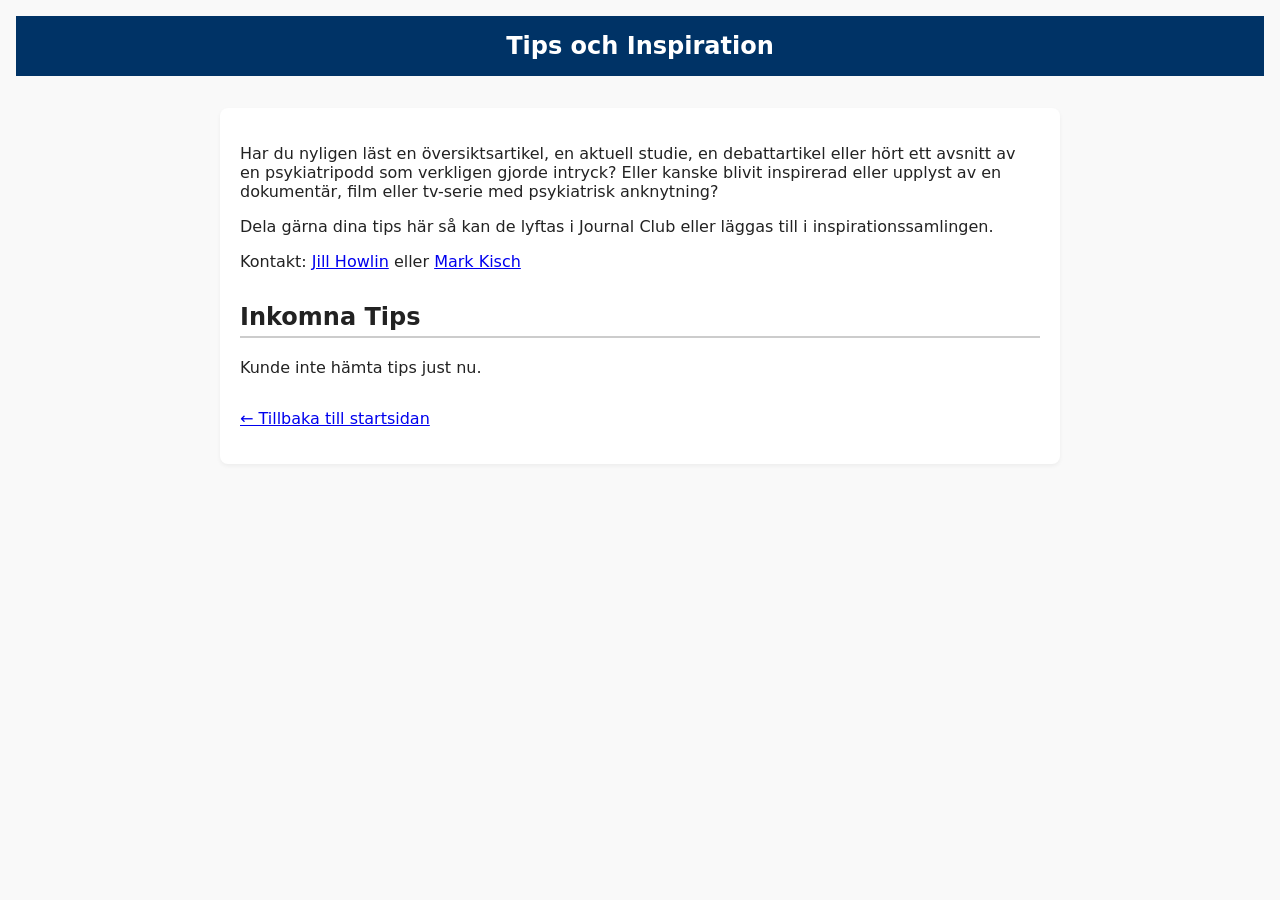
<file: old/tips.html>
<!DOCTYPE html>
<html lang="sv">
<head>
  <meta charset="UTF-8">
  <meta name="viewport" content="width=device-width, initial-scale=1.0">
  <title>Tips och Inspiration</title>
  <style>
    body {
      font-family: system-ui, sans-serif;
      margin: 0;
      padding: 1rem;
      background: #f9f9f9;
      color: #222;
    }
    header {
      background-color: #003366;
      color: white;
      padding: 1rem;
      text-align: center;
    }
    h1 {
      font-size: 1.5rem;
      margin: 0;
    }
    .section {
      max-width: 800px;
      background: white;
      margin: 2rem auto;
      padding: 1.25rem;
      border-radius: 8px;
      box-shadow: 0 2px 4px rgba(0,0,0,0.05);
    }
    h2 {
      border-bottom: 2px solid #ccc;
      padding-bottom: 0.3rem;
    }
    .entry {
      margin-top: 1rem;
      padding: 0.75rem;
      border: 1px solid #ddd;
      border-radius: 6px;
      background: #fefefe;
    }
    .entry a {
      color: #003366;
    }
  </style>
</head>
<body>
  <header>
    <h1>Tips och Inspiration</h1>
  </header>
  <section class="section">
    <p>Har du nyligen läst en översiktsartikel, en aktuell studie, en debattartikel eller hört ett avsnitt av en psykiatripodd som verkligen gjorde intryck? Eller kanske blivit inspirerad eller upplyst av en dokumentär, film eller tv-serie med psykiatrisk anknytning?</p>
    <p>Dela gärna dina tips här så kan de lyftas i Journal Club eller läggas till i inspirationssamlingen.</p>

    <p>Kontakt: <a href="mailto:jillian.howlin@skane.se">Jill Howlin</a> eller <a href="mailto:mark.kisch@skane.se">Mark Kisch</a></p>

    <div id="tips-list">
      <h2 style="margin-top: 2rem;">Inkomna Tips</h2>
      <div id="tips-content">Laddar...</div>
    </div>

    <p style="margin-top: 2rem;"><a href="index.html">&larr; Tillbaka till startsidan</a></p>
  </section>

  <script>
    const scriptURL = 'https://script.google.com/macros/s/AKfycbwc2NQL5Kd1Zx5F-Rd8k4VGunhBWGg-WrykQqjtY8nVr9Zkby-U3tUwk7iTfEN9Nmr7ng/exec';

    async function loadTips() {
      try {
        const res = await fetch(scriptURL + '?sheet=Tips%20och%20inspiration');
        if (!res.ok) {
          throw new Error(`HTTP error! status: ${res.status}`);
        }
        const tips = await res.json();
        const container = document.getElementById('tips-content');
        container.innerHTML = tips.reverse().map(row => `
          <div class="entry">
            <strong>${row.Datum}</strong> — <em>${row.Kategori}</em><br>
            <a href="${row.Länk}" target="_blank">${row.Titel}</a><br>
            ${row.Kommentar}<br>
            <small>Tipsat av: ${row.Namn || 'Anonym'}</small>
          </div>
        `).join('');
      } catch (error) {
        console.error('Error loading tips:', error);
        document.getElementById('tips-content').textContent = 'Kunde inte hämta tips just nu.';
      }
    }

    loadTips();
  </script>
</body>
</html>
</file>
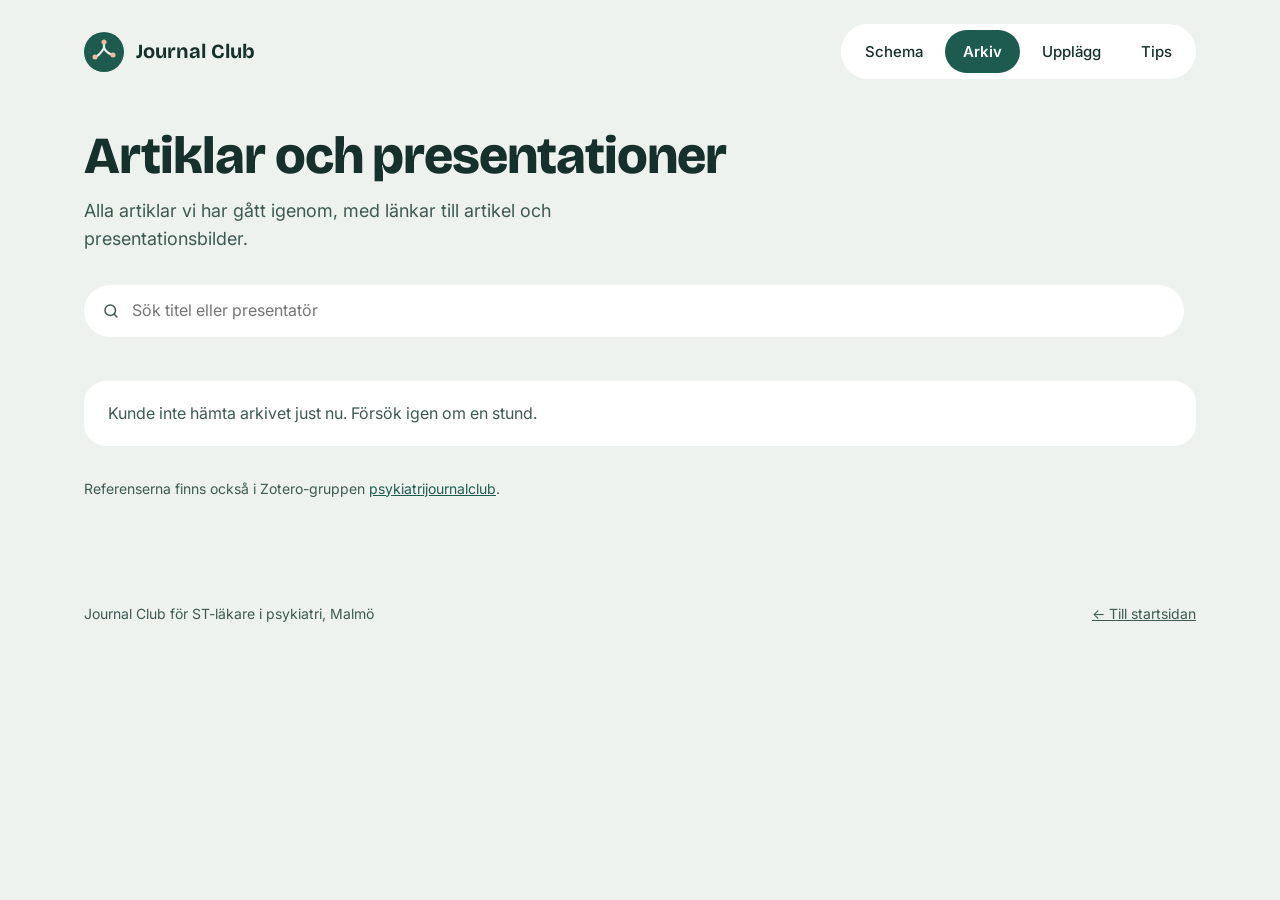
<file: v2/arkiv.html>
<!DOCTYPE html>
<html lang="sv">
<head>
  <meta charset="UTF-8">
  <meta name="viewport" content="width=device-width, initial-scale=1.0">
  <title>Arkiv – Journal Club Psykiatri Malmö</title>
  <meta name="theme-color" content="#1E5B4F">
  <link rel="icon" href="favicon.svg" type="image/svg+xml">
  <link rel="preconnect" href="https://fonts.googleapis.com">
  <link rel="preconnect" href="https://fonts.gstatic.com" crossorigin>
  <link href="https://fonts.googleapis.com/css2?family=Bricolage+Grotesque:opsz,wght@12..96,500;12..96,700;12..96,800&family=Inter:wght@400;500;600;700&display=swap" rel="stylesheet">
  <link rel="stylesheet" href="styles.css?v=5">
</head>
<body data-page="archive">
  <header class="wrap site-header">
    <a class="brand" href="index.html">
      <img src="favicon.svg" width="40" height="40" alt="">
      <span class="brand-name">Journal Club</span>
    </a>
    <nav class="nav" aria-label="Huvudmeny">
      <a href="index.html">Schema</a>
      <a href="arkiv.html" aria-current="page">Arkiv</a>
      <a href="upplagg.html">Upplägg</a>
      <a href="tips.html">Tips</a>
    </nav>
  </header>

  <main class="wrap" style="gap:32px">
    <div class="page-head">
      <h1>Artiklar och presentationer</h1>
      <p class="lede">Alla artiklar vi har gått igenom, med länkar till artikel och presentationsbilder.</p>
    </div>

    <div class="toolbar">
      <label class="search">
        <svg aria-hidden="true" width="18" height="18" viewBox="0 0 24 24" fill="none" stroke="#3E5953" stroke-width="2" stroke-linecap="round"><circle cx="11" cy="11" r="7"/><path d="M20 20l-4-4"/></svg>
        <span class="sr-only">Sök i arkivet</span>
        <input id="archive-search" type="search" placeholder="Sök titel eller presentatör" autocomplete="off">
      </label>
      <div class="filters" id="year-filters" role="group" aria-label="Filtrera på år"></div>
    </div>

    <div class="stack" style="gap:12px">
      <span class="meta" id="archive-count" aria-live="polite"></span>
      <ul class="archive-list" id="archive-list">
        <li class="archive-item skeleton" style="height:84px"></li>
        <li class="archive-item skeleton" style="height:84px"></li>
        <li class="archive-item skeleton" style="height:84px"></li>
      </ul>
    </div>

    <p class="meta" style="margin:0">Referenserna finns också i Zotero-gruppen <a href="https://www.zotero.org/groups/6009767/psykiatrijournalclub/library" target="_blank" rel="noopener">psykiatrijournalclub</a>.</p>
  </main>

  <footer class="wrap site-footer">
    <span>Journal Club för ST-läkare i psykiatri, Malmö</span>
    <a href="index.html">← Till startsidan</a>
  </footer>

  <script src="app.js?v=5"></script>
</body>
</html>
</file>
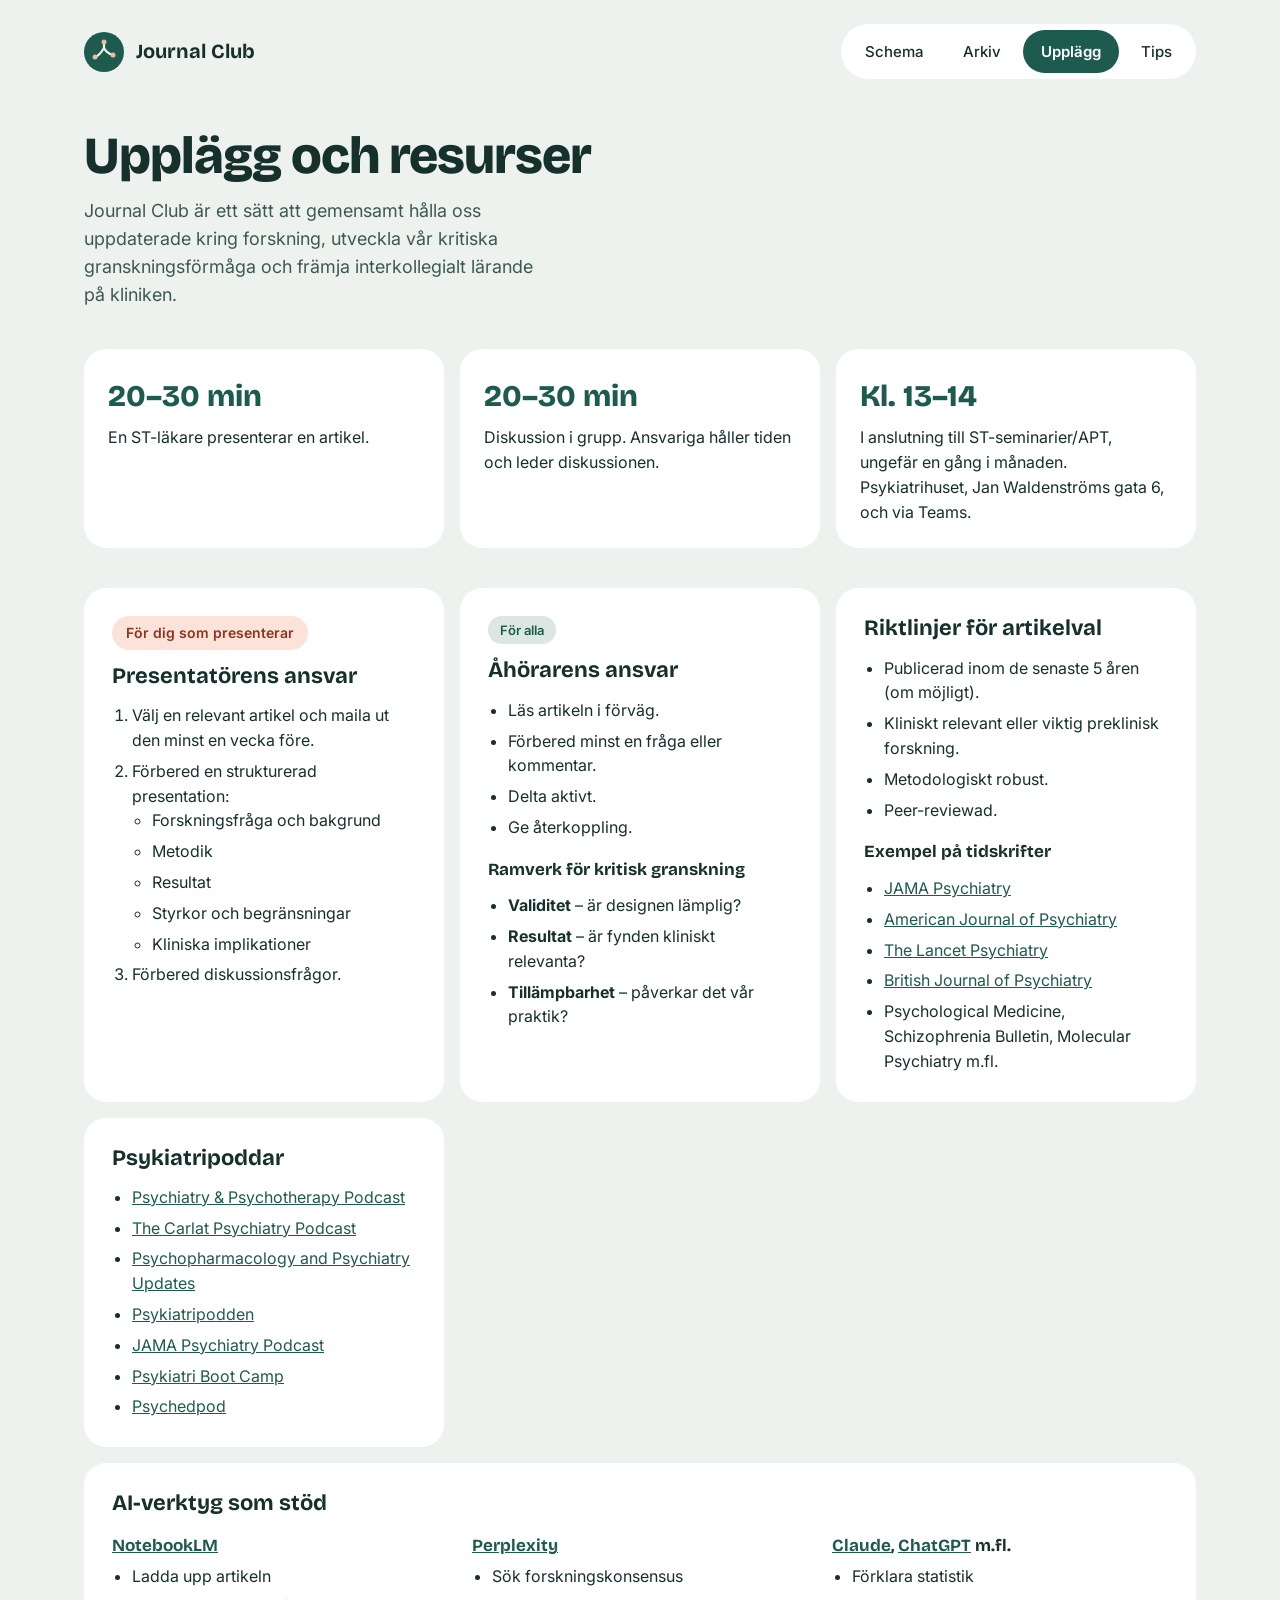
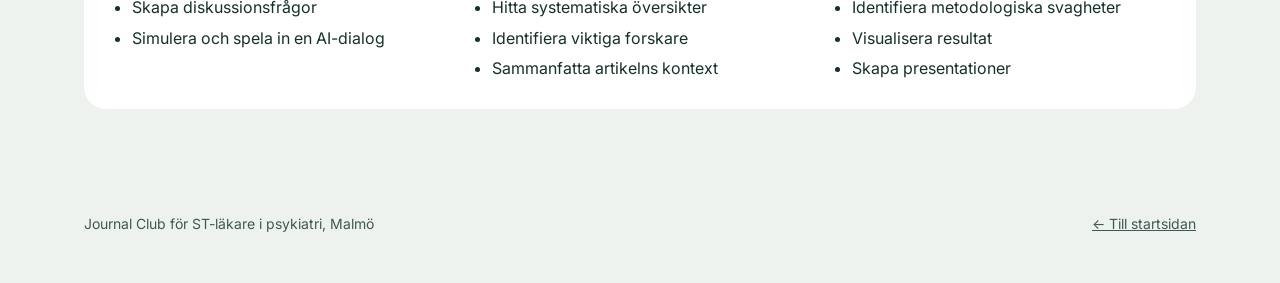
<file: v2/upplagg.html>
<!DOCTYPE html>
<html lang="sv">
<head>
  <meta charset="UTF-8">
  <meta name="viewport" content="width=device-width, initial-scale=1.0">
  <title>Upplägg och resurser – Journal Club Psykiatri Malmö</title>
  <meta name="theme-color" content="#1E5B4F">
  <link rel="icon" href="favicon.svg" type="image/svg+xml">
  <link rel="preconnect" href="https://fonts.googleapis.com">
  <link rel="preconnect" href="https://fonts.gstatic.com" crossorigin>
  <link href="https://fonts.googleapis.com/css2?family=Bricolage+Grotesque:opsz,wght@12..96,500;12..96,700;12..96,800&family=Inter:wght@400;500;600;700&display=swap" rel="stylesheet">
  <link rel="stylesheet" href="styles.css?v=5">
</head>
<body data-page="info">
  <header class="wrap site-header">
    <a class="brand" href="index.html">
      <img src="favicon.svg" width="40" height="40" alt="">
      <span class="brand-name">Journal Club</span>
    </a>
    <nav class="nav" aria-label="Huvudmeny">
      <a href="index.html">Schema</a>
      <a href="arkiv.html">Arkiv</a>
      <a href="upplagg.html" aria-current="page">Upplägg</a>
      <a href="tips.html">Tips</a>
    </nav>
  </header>

  <main class="wrap" style="gap:40px">
    <div class="page-head">
      <h1>Upplägg och resurser</h1>
      <p class="lede">Journal Club är ett sätt att gemensamt hålla oss uppdaterade kring forskning, utveckla vår kritiska granskningsförmåga och främja interkollegialt lärande på kliniken.</p>
    </div>

    <section class="stack" aria-labelledby="h-format">
      <h2 id="h-format" class="sr-only">Format</h2>
      <div class="steps">
        <div class="step"><strong>20–30 min</strong><span>En ST-läkare presenterar en artikel.</span></div>
        <div class="step"><strong>20–30 min</strong><span>Diskussion i grupp. Ansvariga håller tiden och leder diskussionen.</span></div>
        <div class="step"><strong>Kl. 13–14</strong><span>I anslutning till ST-seminarier/APT, ungefär en gång i månaden. Psykiatrihuset, Jan Waldenströms gata 6, och via Teams.</span></div>
      </div>
    </section>

    <section class="content-grid">
      <article class="content-card">
        <span class="chip">För dig som presenterar</span>
        <h2>Presentatörens ansvar</h2>
        <ol>
          <li>Välj en relevant artikel och maila ut den minst en vecka före.</li>
          <li>Förbered en strukturerad presentation:
            <ul>
              <li>Forskningsfråga och bakgrund</li>
              <li>Metodik</li>
              <li>Resultat</li>
              <li>Styrkor och begränsningar</li>
              <li>Kliniska implikationer</li>
            </ul>
          </li>
          <li>Förbered diskussionsfrågor.</li>
        </ol>
      </article>

      <article class="content-card">
        <span class="chip chip-green">För alla</span>
        <h2>Åhörarens ansvar</h2>
        <ul>
          <li>Läs artikeln i förväg.</li>
          <li>Förbered minst en fråga eller kommentar.</li>
          <li>Delta aktivt.</li>
          <li>Ge återkoppling.</li>
        </ul>
        <h3>Ramverk för kritisk granskning</h3>
        <ul>
          <li><strong>Validitet</strong> – är designen lämplig?</li>
          <li><strong>Resultat</strong> – är fynden kliniskt relevanta?</li>
          <li><strong>Tillämpbarhet</strong> – påverkar det vår praktik?</li>
        </ul>
      </article>

      <article class="content-card">
        <h2>Riktlinjer för artikelval</h2>
        <ul>
          <li>Publicerad inom de senaste 5 åren (om möjligt).</li>
          <li>Kliniskt relevant eller viktig preklinisk forskning.</li>
          <li>Metodologiskt robust.</li>
          <li>Peer-reviewad.</li>
        </ul>
        <h3>Exempel på tidskrifter</h3>
        <ul>
          <li><a href="https://jamanetwork.com/journals/jamapsychiatry" target="_blank" rel="noopener">JAMA Psychiatry</a></li>
          <li><a href="https://ajp.psychiatryonline.org/" target="_blank" rel="noopener">American Journal of Psychiatry</a></li>
          <li><a href="https://www.thelancet.com/journals/lanpsy/home" target="_blank" rel="noopener">The Lancet Psychiatry</a></li>
          <li><a href="https://www.cambridge.org/core/journals/the-british-journal-of-psychiatry" target="_blank" rel="noopener">British Journal of Psychiatry</a></li>
          <li>Psychological Medicine, Schizophrenia Bulletin, Molecular Psychiatry m.fl.</li>
        </ul>
      </article>

      <article class="content-card">
        <h2>Psykiatripoddar</h2>
        <ul>
          <li><a href="https://www.psychiatrypodcast.com/" target="_blank" rel="noopener">Psychiatry &amp; Psychotherapy Podcast</a></li>
          <li><a href="https://www.thecarlatreport.com/podcast/" target="_blank" rel="noopener">The Carlat Psychiatry Podcast</a></li>
          <li><a href="https://open.spotify.com/show/7lzv8HKEzNPOAQVpUdrzMv" target="_blank" rel="noopener">Psychopharmacology and Psychiatry Updates</a></li>
          <li><a href="https://open.spotify.com/show/4Mp9NRO80QqlG2FtI7IcJP" target="_blank" rel="noopener">Psykiatripodden</a></li>
          <li><a href="https://jamanetwork.com/journals/jamapsychiatry/pages/jama-psychiatry-author-interviews" target="_blank" rel="noopener">JAMA Psychiatry Podcast</a></li>
          <li><a href="https://open.spotify.com/show/4Vjlz4CO0G5D6nGo74O0jE" target="_blank" rel="noopener">Psykiatri Boot Camp</a></li>
          <li><a href="https://www.psychedpodcast.org/" target="_blank" rel="noopener">Psychedpod</a></li>
        </ul>
      </article>

      <article class="content-card span-2">
        <h2>AI-verktyg som stöd</h2>
        <div class="content-grid" style="gap:24px">
          <div class="stack" style="gap:8px">
            <h3><a href="https://notebooklm.google.com/" target="_blank" rel="noopener">NotebookLM</a></h3>
            <ul>
              <li>Ladda upp artikeln</li>
              <li>Skapa diskussionsfrågor</li>
              <li>Simulera och spela in en AI-dialog</li>
            </ul>
          </div>
          <div class="stack" style="gap:8px">
            <h3><a href="https://www.perplexity.ai/" target="_blank" rel="noopener">Perplexity</a></h3>
            <ul>
              <li>Sök forskningskonsensus</li>
              <li>Hitta systematiska översikter</li>
              <li>Identifiera viktiga forskare</li>
              <li>Sammanfatta artikelns kontext</li>
            </ul>
          </div>
          <div class="stack" style="gap:8px">
            <h3><a href="https://claude.ai/" target="_blank" rel="noopener">Claude</a>, <a href="https://chatgpt.com/" target="_blank" rel="noopener">ChatGPT</a> m.fl.</h3>
            <ul>
              <li>Förklara statistik</li>
              <li>Identifiera metodologiska svagheter</li>
              <li>Visualisera resultat</li>
              <li>Skapa presentationer</li>
            </ul>
          </div>
        </div>
      </article>
    </section>
  </main>

  <footer class="wrap site-footer">
    <span>Journal Club för ST-läkare i psykiatri, Malmö</span>
    <a href="index.html">← Till startsidan</a>
  </footer>
</body>
</html>
</file>
<file: styles.css>
/* Journal Club Psykiatri Malmö — v2 (riktning "Salvia") */
:root {
  --bg: #EEF2EE;
  --surface: #FFFFFF;
  --ink: #16302B;
  --muted: #3E5953;
  --primary: #1E5B4F;
  --primary-soft: #DCE7E2;
  --coral: #C8553D;
  --coral-soft: #FBE3DA;
  --coral-ink: #8E3420;
  --peach: #F2B8A2;
  --radius-lg: 28px;
  --radius: 22px;
  --shadow: 0 24px 48px -24px rgba(22, 48, 43, 0.25);
  --font-display: "Bricolage Grotesque", system-ui, sans-serif;
  --font-body: "Inter", system-ui, sans-serif;
}

* { box-sizing: border-box; }

html { -webkit-text-size-adjust: 100%; }

body {
  margin: 0;
  background: var(--bg);
  color: var(--ink);
  font-family: var(--font-body);
  font-size: 16px;
  line-height: 1.55;
}

a { color: var(--primary); }
a:hover { color: var(--ink); }

:focus-visible { outline: 3px solid var(--coral); outline-offset: 2px; border-radius: 6px; }

.wrap { max-width: 1160px; margin: 0 auto; padding: 0 24px; }

h1, h2, h3 { font-family: var(--font-display); line-height: 1.15; margin: 0; }

/* ---------- Header ---------- */
.site-header {
  padding-top: 24px;
  display: flex;
  flex-wrap: wrap;
  align-items: center;
  justify-content: space-between;
  gap: 16px;
}
.brand { display: flex; align-items: center; gap: 12px; text-decoration: none; color: var(--ink); }
.brand-name { font-family: var(--font-display); font-weight: 700; font-size: 20px; }
.nav {
  display: flex;
  flex-wrap: wrap;
  gap: 4px;
  background: var(--surface);
  padding: 6px;
  border-radius: 999px;
}
.nav a {
  padding: 10px 18px;
  border-radius: 999px;
  text-decoration: none;
  font-weight: 500;
  font-size: 15px;
  color: var(--ink);
}
.nav a:hover { background: var(--primary-soft); }
.nav a[aria-current="page"] { background: var(--primary); color: #fff; font-weight: 600; }

main.wrap { padding-top: 48px; padding-bottom: 72px; display: flex; flex-direction: column; gap: 64px; }

/* ---------- Buttons & chips ---------- */
.btn {
  min-height: 48px;
  padding: 0 22px;
  border-radius: 999px;
  text-decoration: none;
  font-weight: 600;
  font-size: 15px;
  display: inline-flex;
  align-items: center;
  gap: 8px;
  border: 0;
  cursor: pointer;
  font-family: inherit;
}
.btn-primary { background: var(--primary); color: #fff; }
.btn-primary:hover { background: #174a40; color: #fff; }
.btn-coral { background: var(--coral); color: #fff; }
.btn-coral:hover { background: #ad4632; color: #fff; }
.btn-light { background: var(--surface); color: var(--ink); }
.btn-soft { background: var(--bg); color: var(--ink); }
.btn-soft:hover, .btn-light:hover { background: var(--primary-soft); color: var(--ink); }
.btn-peach { background: var(--peach); color: #3A140A; font-weight: 700; }
.btn-sm { min-height: 44px; padding: 0 18px; }
.btn-row { display: flex; flex-wrap: wrap; gap: 10px; }

.chip {
  align-self: flex-start;
  display: inline-block;
  padding: 6px 14px;
  border-radius: 999px;
  font-weight: 600;
  font-size: 14px;
  background: var(--coral-soft);
  color: var(--coral-ink);
}
.chip-green { background: var(--primary-soft); color: var(--primary); font-size: 13px; padding: 4px 12px; }

.avatar {
  flex: 0 0 auto;
  width: 44px;
  height: 44px;
  border-radius: 999px;
  background: var(--coral-soft);
  color: var(--coral-ink);
  display: flex;
  align-items: center;
  justify-content: center;
  font-weight: 700;
  font-size: 15px;
}
.avatar-sm { width: 32px; height: 32px; font-size: 12px; background: var(--primary-soft); color: var(--primary); }

/* ---------- Hero ---------- */
.hero { display: flex; flex-wrap: wrap; gap: 40px; align-items: center; }
.hero-text { flex: 1 1 420px; min-width: 0; display: flex; flex-direction: column; gap: 20px; }
.hero h1 { font-weight: 800; font-size: clamp(44px, 7vw, 68px); line-height: 1; letter-spacing: -0.02em; }
.hero-sub { margin: -8px 0 0; font-family: var(--font-display); font-weight: 700; font-size: clamp(22px, 3vw, 28px); line-height: 1.2; color: var(--primary); }
.kicker { font-weight: 600; font-size: 14px; letter-spacing: 0.12em; text-transform: uppercase; color: var(--coral-ink); }
.lede { margin: 0; font-size: 18px; color: var(--muted); max-width: 470px; }

.hero-side { flex: 1 1 380px; min-width: 0; display: flex; align-items: center; justify-content: center; }
.hero-illustration { display: block; width: 100%; max-width: 460px; height: auto; }
.next-card {
  min-width: 0;
  margin-top: -24px;
  background: var(--surface);
  border-radius: var(--radius-lg);
  overflow: hidden;
  box-shadow: var(--shadow);
}
.next-top {
  background: var(--primary);
  color: #fff;
  padding: 20px 28px;
  display: flex;
  justify-content: space-between;
  align-items: center;
  gap: 12px;
  flex-wrap: wrap;
}
.eyebrow { font-weight: 600; font-size: 14px; letter-spacing: 0.08em; text-transform: uppercase; color: #CFE3DC; }
.countdown { padding: 6px 12px; border-radius: 999px; background: var(--peach); color: #5A1F10; font-weight: 700; font-size: 13px; }
.next-body { padding: 28px; display: flex; flex-wrap: wrap; align-items: center; gap: 20px 32px; }
.next-main { flex: 1 1 420px; min-width: 0; display: flex; gap: 20px; align-items: center; }
.next-body .person { flex: 0 0 auto; }
.next-body .btn-row { flex: 1 1 100%; }
.next-body > .next-title.pending, .next-body > .meta { flex: 1 1 100%; }
.date-tile {
  flex: 0 0 auto;
  width: 84px;
  height: 92px;
  border-radius: 18px;
  background: var(--bg);
  display: flex;
  flex-direction: column;
  align-items: center;
  justify-content: center;
  line-height: 1;
  gap: 2px;
}
.date-tile small { font-size: 13px; font-weight: 600; color: var(--muted); text-transform: uppercase; }
.date-tile strong { font-family: var(--font-display); font-weight: 800; font-size: 38px; }
.next-title { font-weight: 700; font-size: 22px; line-height: 1.25; }
.next-title.pending { color: var(--muted); font-weight: 600; }
.meta { font-size: 14px; color: var(--muted); }
.person { display: flex; align-items: center; gap: 12px; }
.person-text { display: flex; flex-direction: column; line-height: 1.3; }
.person-text strong { font-weight: 600; }

/* ---------- Sections ---------- */
.section-head { display: flex; justify-content: space-between; align-items: baseline; flex-wrap: wrap; gap: 12px; }
.section-head h2 { font-weight: 700; font-size: 32px; }
.section-head a { font-weight: 600; }
.stack { display: flex; flex-direction: column; gap: 20px; }

.grid-cards { display: grid; grid-template-columns: repeat(auto-fit, minmax(240px, 1fr)); gap: 16px; }
.grid-cards.wide { grid-template-columns: repeat(auto-fit, minmax(280px, 1fr)); }

.card {
  background: var(--surface);
  border-radius: var(--radius);
  padding: 22px;
  display: flex;
  flex-direction: column;
  gap: 12px;
}
.card.open { background: var(--coral-soft); }
.card.empty { background: transparent; border: 2px dashed #C3D3CC; color: var(--muted); }
.card-date { font-family: var(--font-display); font-weight: 700; font-size: 20px; }
.card-title { font-weight: 600; line-height: 1.35; }
.card-title.big { font-family: var(--font-display); font-weight: 700; font-size: 19px; line-height: 1.25; }
.card-links { display: flex; flex-wrap: wrap; gap: 18px; font-weight: 600; font-size: 15px; margin-top: auto; }
.ref { font-size: 14px; font-style: italic; color: var(--muted); }
.person-sm { display: flex; align-items: center; gap: 10px; font-size: 14px; color: var(--muted); }

.banner {
  background: var(--ink);
  color: var(--bg);
  border-radius: var(--radius-lg);
  padding: 40px;
  display: flex;
  flex-wrap: wrap;
  gap: 24px 32px;
  justify-content: space-between;
  align-items: center;
}
.banner h2 { font-weight: 700; font-size: 28px; }
.banner p { margin: 8px 0 0; color: #C3D6CF; }
.banner > div { flex: 1 1 360px; }

.skeleton { background: linear-gradient(90deg, #e3eae6 0%, #f1f5f2 50%, #e3eae6 100%); background-size: 200% 100%; animation: shimmer 1.4s infinite; border-radius: 10px; color: transparent !important; }
@keyframes shimmer { to { background-position: -200% 0; } }
@media (prefers-reduced-motion: reduce) { .skeleton { animation: none; } }

.notice { color: var(--muted); }

/* ---------- Archive ---------- */
.page-head { display: flex; flex-direction: column; gap: 10px; }
.page-head h1 { font-weight: 800; font-size: clamp(36px, 5vw, 52px); letter-spacing: -0.02em; }
.toolbar { display: flex; flex-wrap: wrap; gap: 12px; align-items: center; }
.search {
  flex: 1 1 320px;
  min-width: 0;
  display: flex;
  align-items: center;
  gap: 10px;
  background: var(--surface);
  border-radius: 999px;
  padding: 0 18px;
  min-height: 52px;
}
.search input { flex: 1 1 auto; min-width: 0; border: 0; outline: none; font: inherit; color: var(--ink); background: transparent; }
.filters { display: flex; flex-wrap: wrap; gap: 8px; }
.filter {
  min-height: 44px;
  padding: 0 18px;
  border-radius: 999px;
  border: 0;
  background: var(--surface);
  color: var(--ink);
  font: inherit;
  font-weight: 500;
  font-size: 15px;
  cursor: pointer;
}
.filter[aria-pressed="true"] { background: var(--primary); color: #fff; font-weight: 600; }
.archive-list { list-style: none; margin: 0; padding: 0; display: flex; flex-direction: column; gap: 12px; }
.archive-item {
  background: var(--surface);
  border-radius: var(--radius);
  padding: 20px 24px;
  display: flex;
  flex-wrap: wrap;
  gap: 12px 24px;
  align-items: center;
}
.archive-date { flex: 0 0 110px; font-family: var(--font-display); font-weight: 700; font-size: 17px; }
.archive-main { flex: 1 1 360px; min-width: 0; display: flex; flex-direction: column; gap: 4px; }
.archive-main .card-title { font-size: 17px; }
.archive-links { display: flex; gap: 18px; font-weight: 600; font-size: 15px; }
.sr-only { position: absolute; width: 1px; height: 1px; overflow: hidden; clip: rect(0 0 0 0); white-space: nowrap; }

/* ---------- Content pages ---------- */
.content-grid { display: grid; grid-template-columns: repeat(auto-fit, minmax(300px, 1fr)); gap: 16px; }
.content-card { background: var(--surface); border-radius: var(--radius); padding: 28px; display: flex; flex-direction: column; gap: 14px; }
.content-card h2 { font-size: 22px; font-weight: 700; }
.content-card h3 { font-size: 17px; font-weight: 700; margin-top: 6px; }
.content-card ul, .content-card ol { margin: 0; padding-left: 20px; display: flex; flex-direction: column; gap: 6px; }
.content-card ul ul { margin-top: 6px; }
.content-card.span-2 { grid-column: 1 / -1; }
.steps { display: grid; grid-template-columns: repeat(auto-fit, minmax(220px, 1fr)); gap: 16px; }
.step { background: var(--surface); border-radius: var(--radius); padding: 24px; display: flex; flex-direction: column; gap: 6px; }
.step strong { font-family: var(--font-display); font-weight: 800; font-size: 30px; color: var(--primary); }
.tip-meta { font-size: 14px; color: var(--muted); }

/* ---------- Install as app ---------- */
#install-btn[hidden] { display: none; }
.install-dialog {
  border: 0;
  border-radius: var(--radius-lg);
  padding: 28px;
  max-width: min(420px, calc(100vw - 32px));
  color: var(--ink);
  background: var(--surface);
  box-shadow: var(--shadow);
}
.install-dialog::backdrop { background: rgba(22, 48, 43, 0.45); }
.install-dialog h2 { font-size: 22px; font-weight: 700; margin-bottom: 16px; }
.install-steps { list-style: none; margin: 0 0 20px; padding: 0; display: flex; flex-direction: column; gap: 14px; }
.install-steps li { display: flex; gap: 14px; align-items: flex-start; }
.step-icon { flex: 0 0 auto; width: 40px; height: 40px; border-radius: 12px; background: var(--primary-soft); display: flex; align-items: center; justify-content: center; }
.install-dialog form { display: flex; justify-content: flex-end; }

/* ---------- Footer ---------- */
.site-footer { padding: 32px 24px 48px; display: flex; flex-wrap: wrap; justify-content: space-between; gap: 12px; font-size: 14px; color: var(--muted); }
.site-footer a { color: var(--muted); }

@media (max-width: 600px) {
  main.wrap { padding-top: 32px; gap: 48px; }
  .nav { width: 100%; justify-content: space-between; }
  .nav a { padding: 10px 12px; }
  .next-body, .banner { padding: 24px; }
  .section-head h2 { font-size: 26px; }
  .archive-date { flex-basis: 100%; }
  .hero-illustration { max-width: 240px; }
  .next-card { margin-top: -24px; }
  .next-main { flex-direction: column; align-items: flex-start; gap: 14px; }
  .date-tile { width: auto; height: auto; flex-direction: row; gap: 8px; padding: 8px 14px; border-radius: 999px; }
  .date-tile strong { font-size: 20px; }
  .next-title { font-size: 20px; }
}
</file>
<file: v2/styles.css>
/* Journal Club Psykiatri Malmö — v2 (riktning "Salvia") */
:root {
  --bg: #EEF2EE;
  --surface: #FFFFFF;
  --ink: #16302B;
  --muted: #3E5953;
  --primary: #1E5B4F;
  --primary-soft: #DCE7E2;
  --coral: #C8553D;
  --coral-soft: #FBE3DA;
  --coral-ink: #8E3420;
  --peach: #F2B8A2;
  --radius-lg: 28px;
  --radius: 22px;
  --shadow: 0 24px 48px -24px rgba(22, 48, 43, 0.25);
  --font-display: "Bricolage Grotesque", system-ui, sans-serif;
  --font-body: "Inter", system-ui, sans-serif;
}

* { box-sizing: border-box; }

html { -webkit-text-size-adjust: 100%; }

body {
  margin: 0;
  background: var(--bg);
  color: var(--ink);
  font-family: var(--font-body);
  font-size: 16px;
  line-height: 1.55;
}

a { color: var(--primary); }
a:hover { color: var(--ink); }

:focus-visible { outline: 3px solid var(--coral); outline-offset: 2px; border-radius: 6px; }

.wrap { max-width: 1160px; margin: 0 auto; padding: 0 24px; }

h1, h2, h3 { font-family: var(--font-display); line-height: 1.15; margin: 0; }

/* ---------- Header ---------- */
.site-header {
  padding-top: 24px;
  display: flex;
  flex-wrap: wrap;
  align-items: center;
  justify-content: space-between;
  gap: 16px;
}
.brand { display: flex; align-items: center; gap: 12px; text-decoration: none; color: var(--ink); }
.brand-name { font-family: var(--font-display); font-weight: 700; font-size: 20px; }
.nav {
  display: flex;
  flex-wrap: wrap;
  gap: 4px;
  background: var(--surface);
  padding: 6px;
  border-radius: 999px;
}
.nav a {
  padding: 10px 18px;
  border-radius: 999px;
  text-decoration: none;
  font-weight: 500;
  font-size: 15px;
  color: var(--ink);
}
.nav a:hover { background: var(--primary-soft); }
.nav a[aria-current="page"] { background: var(--primary); color: #fff; font-weight: 600; }

main.wrap { padding-top: 48px; padding-bottom: 72px; display: flex; flex-direction: column; gap: 64px; }

/* ---------- Buttons & chips ---------- */
.btn {
  min-height: 48px;
  padding: 0 22px;
  border-radius: 999px;
  text-decoration: none;
  font-weight: 600;
  font-size: 15px;
  display: inline-flex;
  align-items: center;
  gap: 8px;
  border: 0;
  cursor: pointer;
  font-family: inherit;
}
.btn-primary { background: var(--primary); color: #fff; }
.btn-primary:hover { background: #174a40; color: #fff; }
.btn-coral { background: var(--coral); color: #fff; }
.btn-coral:hover { background: #ad4632; color: #fff; }
.btn-light { background: var(--surface); color: var(--ink); }
.btn-soft { background: var(--bg); color: var(--ink); }
.btn-soft:hover, .btn-light:hover { background: var(--primary-soft); color: var(--ink); }
.btn-peach { background: var(--peach); color: #3A140A; font-weight: 700; }
.btn-sm { min-height: 44px; padding: 0 18px; }
.btn-row { display: flex; flex-wrap: wrap; gap: 10px; }

.chip {
  align-self: flex-start;
  display: inline-block;
  padding: 6px 14px;
  border-radius: 999px;
  font-weight: 600;
  font-size: 14px;
  background: var(--coral-soft);
  color: var(--coral-ink);
}
.chip-green { background: var(--primary-soft); color: var(--primary); font-size: 13px; padding: 4px 12px; }

.avatar {
  flex: 0 0 auto;
  width: 44px;
  height: 44px;
  border-radius: 999px;
  background: var(--coral-soft);
  color: var(--coral-ink);
  display: flex;
  align-items: center;
  justify-content: center;
  font-weight: 700;
  font-size: 15px;
}
.avatar-sm { width: 32px; height: 32px; font-size: 12px; background: var(--primary-soft); color: var(--primary); }

/* ---------- Hero ---------- */
.hero { display: flex; flex-wrap: wrap; gap: 40px; align-items: center; }
.hero-text { flex: 1 1 420px; min-width: 0; display: flex; flex-direction: column; gap: 20px; }
.hero h1 { font-weight: 800; font-size: clamp(44px, 7vw, 64px); line-height: 1.02; letter-spacing: -0.02em; }
.lede { margin: 0; font-size: 18px; color: var(--muted); max-width: 470px; }

.next-card {
  flex: 1 1 440px;
  min-width: 0;
  background: var(--surface);
  border-radius: var(--radius-lg);
  overflow: hidden;
  box-shadow: var(--shadow);
}
.next-top {
  background: var(--primary);
  color: #fff;
  padding: 20px 28px;
  display: flex;
  justify-content: space-between;
  align-items: center;
  gap: 12px;
  flex-wrap: wrap;
}
.eyebrow { font-weight: 600; font-size: 14px; letter-spacing: 0.08em; text-transform: uppercase; color: #CFE3DC; }
.countdown { padding: 6px 12px; border-radius: 999px; background: var(--peach); color: #5A1F10; font-weight: 700; font-size: 13px; }
.next-body { padding: 28px; display: flex; flex-direction: column; gap: 20px; }
.next-main { display: flex; gap: 20px; align-items: center; }
.date-tile {
  flex: 0 0 auto;
  width: 84px;
  height: 92px;
  border-radius: 18px;
  background: var(--bg);
  display: flex;
  flex-direction: column;
  align-items: center;
  justify-content: center;
  line-height: 1;
  gap: 2px;
}
.date-tile small { font-size: 13px; font-weight: 600; color: var(--muted); text-transform: uppercase; }
.date-tile strong { font-family: var(--font-display); font-weight: 800; font-size: 38px; }
.next-title { font-weight: 700; font-size: 22px; line-height: 1.25; }
.next-title.pending { color: var(--muted); font-weight: 600; }
.meta { font-size: 14px; color: var(--muted); }
.person { display: flex; align-items: center; gap: 12px; }
.person-text { display: flex; flex-direction: column; line-height: 1.3; }
.person-text strong { font-weight: 600; }

/* ---------- Sections ---------- */
.section-head { display: flex; justify-content: space-between; align-items: baseline; flex-wrap: wrap; gap: 12px; }
.section-head h2 { font-weight: 700; font-size: 32px; }
.section-head a { font-weight: 600; }
.stack { display: flex; flex-direction: column; gap: 20px; }

.grid-cards { display: grid; grid-template-columns: repeat(auto-fit, minmax(240px, 1fr)); gap: 16px; }
.grid-cards.wide { grid-template-columns: repeat(auto-fit, minmax(280px, 1fr)); }

.card {
  background: var(--surface);
  border-radius: var(--radius);
  padding: 22px;
  display: flex;
  flex-direction: column;
  gap: 12px;
}
.card.open { background: var(--coral-soft); }
.card.empty { background: transparent; border: 2px dashed #C3D3CC; color: var(--muted); }
.card-date { font-family: var(--font-display); font-weight: 700; font-size: 20px; }
.card-title { font-weight: 600; line-height: 1.35; }
.card-title.big { font-family: var(--font-display); font-weight: 700; font-size: 19px; line-height: 1.25; }
.card-links { display: flex; flex-wrap: wrap; gap: 18px; font-weight: 600; font-size: 15px; margin-top: auto; }
.ref { font-size: 14px; font-style: italic; color: var(--muted); }
.person-sm { display: flex; align-items: center; gap: 10px; font-size: 14px; color: var(--muted); }

.banner {
  background: var(--ink);
  color: var(--bg);
  border-radius: var(--radius-lg);
  padding: 40px;
  display: flex;
  flex-wrap: wrap;
  gap: 24px 32px;
  justify-content: space-between;
  align-items: center;
}
.banner h2 { font-weight: 700; font-size: 28px; }
.banner p { margin: 8px 0 0; color: #C3D6CF; }
.banner > div { flex: 1 1 360px; }

.skeleton { background: linear-gradient(90deg, #e3eae6 0%, #f1f5f2 50%, #e3eae6 100%); background-size: 200% 100%; animation: shimmer 1.4s infinite; border-radius: 10px; color: transparent !important; }
@keyframes shimmer { to { background-position: -200% 0; } }
@media (prefers-reduced-motion: reduce) { .skeleton { animation: none; } }

.notice { color: var(--muted); }

/* ---------- Archive ---------- */
.page-head { display: flex; flex-direction: column; gap: 10px; }
.page-head h1 { font-weight: 800; font-size: clamp(36px, 5vw, 52px); letter-spacing: -0.02em; }
.toolbar { display: flex; flex-wrap: wrap; gap: 12px; align-items: center; }
.search {
  flex: 1 1 320px;
  min-width: 0;
  display: flex;
  align-items: center;
  gap: 10px;
  background: var(--surface);
  border-radius: 999px;
  padding: 0 18px;
  min-height: 52px;
}
.search input { flex: 1 1 auto; min-width: 0; border: 0; outline: none; font: inherit; color: var(--ink); background: transparent; }
.filters { display: flex; flex-wrap: wrap; gap: 8px; }
.filter {
  min-height: 44px;
  padding: 0 18px;
  border-radius: 999px;
  border: 0;
  background: var(--surface);
  color: var(--ink);
  font: inherit;
  font-weight: 500;
  font-size: 15px;
  cursor: pointer;
}
.filter[aria-pressed="true"] { background: var(--primary); color: #fff; font-weight: 600; }
.archive-list { list-style: none; margin: 0; padding: 0; display: flex; flex-direction: column; gap: 12px; }
.archive-item {
  background: var(--surface);
  border-radius: var(--radius);
  padding: 20px 24px;
  display: flex;
  flex-wrap: wrap;
  gap: 12px 24px;
  align-items: center;
}
.archive-date { flex: 0 0 110px; font-family: var(--font-display); font-weight: 700; font-size: 17px; }
.archive-main { flex: 1 1 360px; min-width: 0; display: flex; flex-direction: column; gap: 4px; }
.archive-main .card-title { font-size: 17px; }
.archive-links { display: flex; gap: 18px; font-weight: 600; font-size: 15px; }
.sr-only { position: absolute; width: 1px; height: 1px; overflow: hidden; clip: rect(0 0 0 0); white-space: nowrap; }

/* ---------- Content pages ---------- */
.content-grid { display: grid; grid-template-columns: repeat(auto-fit, minmax(300px, 1fr)); gap: 16px; }
.content-card { background: var(--surface); border-radius: var(--radius); padding: 28px; display: flex; flex-direction: column; gap: 14px; }
.content-card h2 { font-size: 22px; font-weight: 700; }
.content-card h3 { font-size: 17px; font-weight: 700; margin-top: 6px; }
.content-card ul, .content-card ol { margin: 0; padding-left: 20px; display: flex; flex-direction: column; gap: 6px; }
.content-card ul ul { margin-top: 6px; }
.content-card.span-2 { grid-column: 1 / -1; }
.steps { display: grid; grid-template-columns: repeat(auto-fit, minmax(220px, 1fr)); gap: 16px; }
.step { background: var(--surface); border-radius: var(--radius); padding: 24px; display: flex; flex-direction: column; gap: 6px; }
.step strong { font-family: var(--font-display); font-weight: 800; font-size: 30px; color: var(--primary); }
.tip-meta { font-size: 14px; color: var(--muted); }

/* ---------- Footer ---------- */
.site-footer { padding: 32px 24px 48px; display: flex; flex-wrap: wrap; justify-content: space-between; gap: 12px; font-size: 14px; color: var(--muted); }
.site-footer a { color: var(--muted); }

@media (max-width: 600px) {
  main.wrap { padding-top: 32px; gap: 48px; }
  .nav { width: 100%; justify-content: space-between; }
  .nav a { padding: 10px 12px; }
  .next-body, .banner { padding: 24px; }
  .section-head h2 { font-size: 26px; }
  .archive-date { flex-basis: 100%; }
}
</file>
